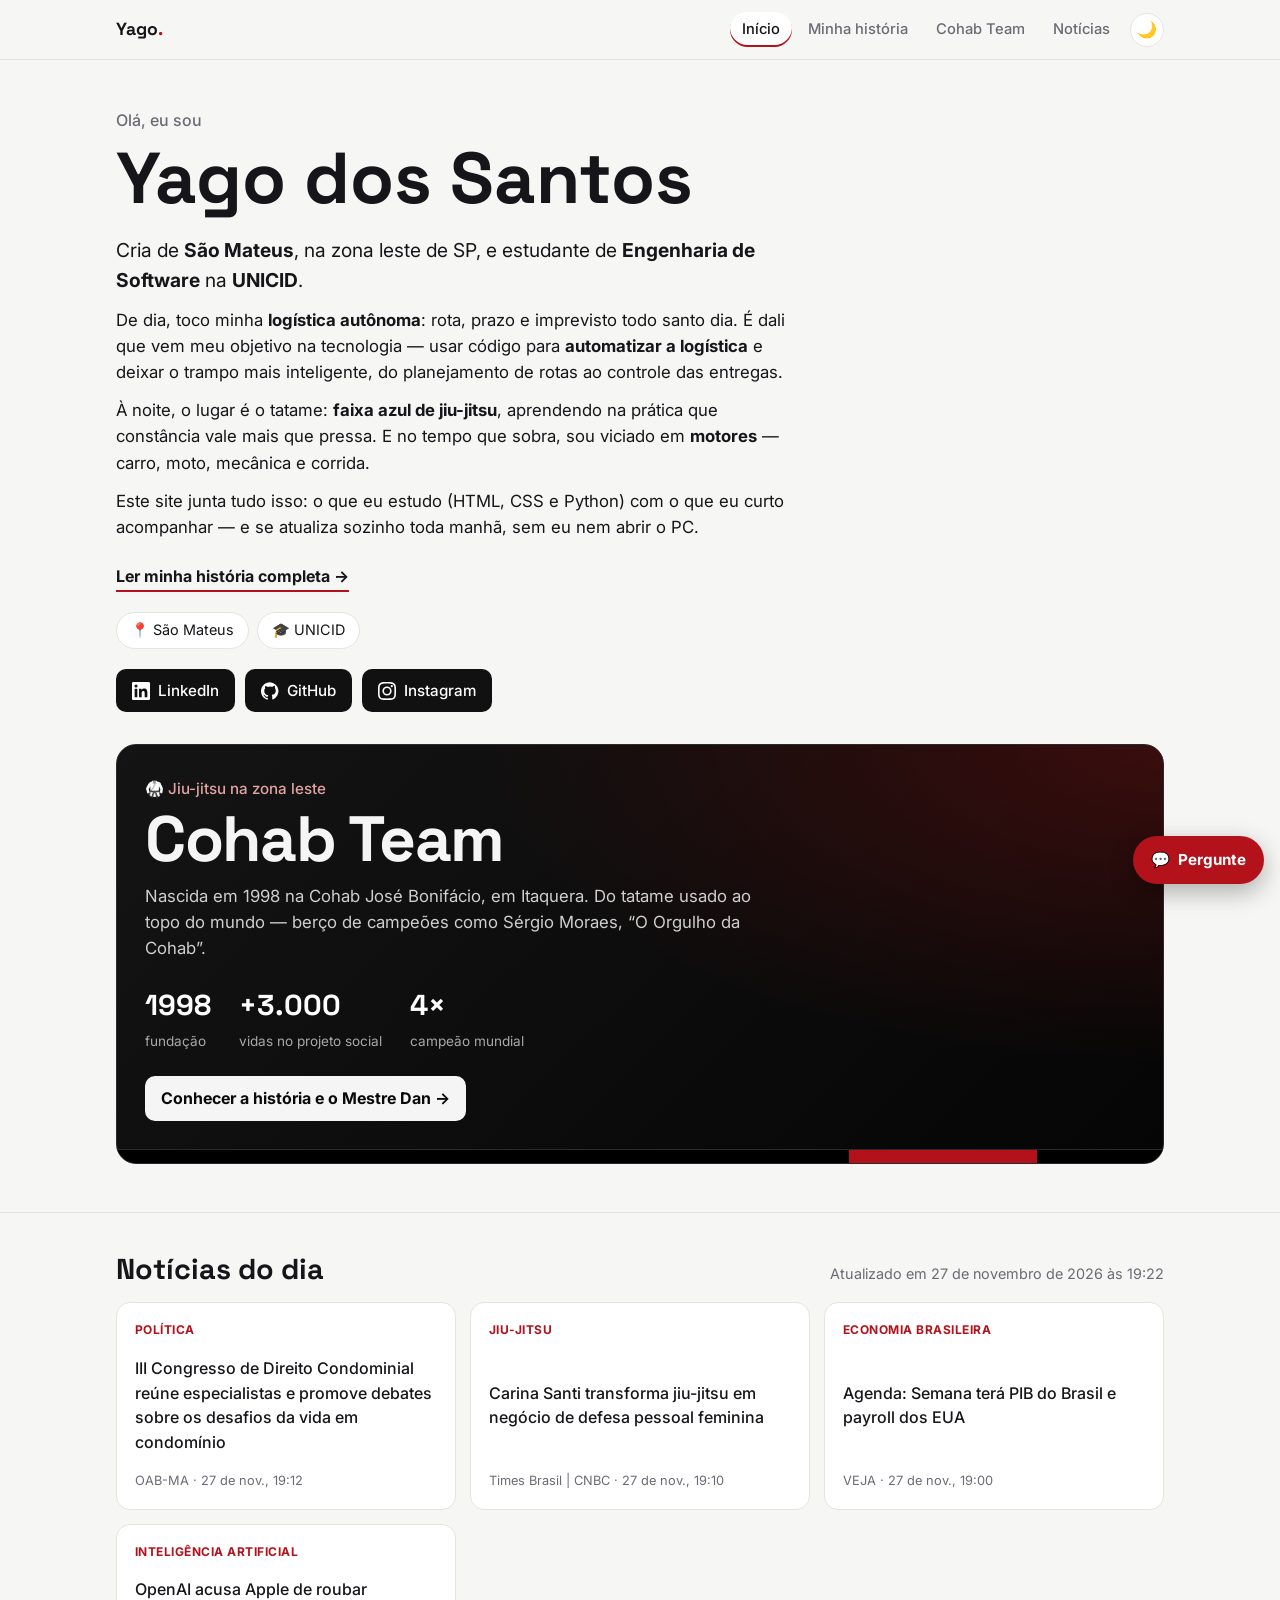
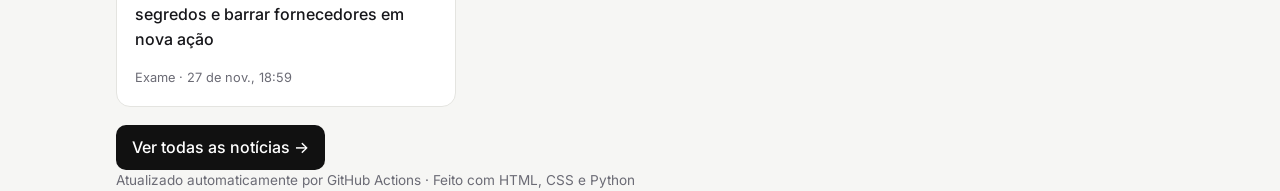
<file: index.html>
<!doctype html>
<html lang="pt-BR">
<head>
  <meta charset="utf-8">
  <meta name="viewport" content="width=device-width, initial-scale=1">
  <title>Yago dos Santos · Portfólio</title>
  <link rel="icon" href="assets/favicon.svg" type="image/svg+xml">
  <meta name="description" content="Portfólio do Yago dos Santos: história, Cohab Team e notícias atualizadas automaticamente.">
  <link rel="preconnect" href="https://fonts.googleapis.com">
  <link rel="preconnect" href="https://fonts.gstatic.com" crossorigin>
  <link href="https://fonts.googleapis.com/css2?family=Inter:wght@400;500;700&family=Space+Grotesk:wght@500;700&display=swap" rel="stylesheet">
  <link rel="stylesheet" href="style.css?v=16">
  <script>try{var t=localStorage.getItem("tema");if(t)document.documentElement.dataset.theme=t}catch(e){}</script>
</head>
<body>
  <nav class="site-nav" aria-label="Navegação do site">
    <div class="container">
      <a class="site-logo" href="./">Yago<span>.</span></a>
      <a href="./" aria-current="page">Início</a>
      <a href="historia.html">Minha história</a>
      <a href="cohab.html">Cohab Team</a>
      <a href="noticias.html">Notícias</a>
    </div>
  </nav>
  <header class="hero">
    <div class="container">
      <p class="eyebrow">Olá, eu sou</p>
      <h1>Yago dos Santos</h1>
      <div class="bio">
        <p>
          Cria de <strong>São Mateus</strong>, na zona leste de SP, e estudante de
          <strong>Engenharia de Software</strong> na <strong>UNICID</strong>.
        </p>
        <p>
          De dia, toco minha <strong>logística autônoma</strong>: rota, prazo e imprevisto
          todo santo dia. É dali que vem meu objetivo na tecnologia — usar código para
          <strong>automatizar a logística</strong> e deixar o trampo mais inteligente,
          do planejamento de rotas ao controle das entregas.
        </p>
        <p>
          À noite, o lugar é o tatame: <strong>faixa azul de jiu-jitsu</strong>, aprendendo
          na prática que constância vale mais que pressa. E no tempo que sobra, sou viciado
          em <strong>motores</strong> — carro, moto, mecânica e corrida.
        </p>
        <p>
          Este site junta tudo isso: o que eu estudo (HTML, CSS e Python) com o que eu curto
          acompanhar — e se atualiza sozinho toda manhã, sem eu nem abrir o PC.
        </p>
      </div>
      <a class="story-link" href="historia.html">Ler minha história completa →</a>
      <ul class="tags">
        <li><a href="https://pt.wikipedia.org/wiki/S%C3%A3o_Mateus_(distrito_de_S%C3%A3o_Paulo)" target="_blank" rel="noopener">📍 São Mateus</a></li>
        <li><a href="https://www.unicid.edu.br/" target="_blank" rel="noopener">🎓 UNICID</a></li>
      </ul>

      <nav class="social" aria-label="Links e redes sociais">
        <a href="https://www.linkedin.com/in/yagodossantosxavier/" target="_blank" rel="noopener">
          <svg viewBox="0 0 24 24" aria-hidden="true"><path d="M20.45 20.45h-3.56v-5.57c0-1.33-.02-3.04-1.85-3.04-1.85 0-2.14 1.45-2.14 2.94v5.67H9.35V9h3.41v1.56h.05c.48-.9 1.64-1.85 3.37-1.85 3.6 0 4.27 2.37 4.27 5.45v6.29zM5.34 7.43a2.06 2.06 0 1 1 0-4.13 2.06 2.06 0 0 1 0 4.13zM7.12 20.45H3.56V9h3.56v11.45zM22.22 0H1.77C.79 0 0 .77 0 1.73v20.54C0 23.23.79 24 1.77 24h20.45c.98 0 1.78-.77 1.78-1.73V1.73C24 .77 23.2 0 22.22 0z"/></svg>
          LinkedIn
        </a>
        <a href="https://github.com/YagoXavier10" target="_blank" rel="noopener">
          <svg viewBox="0 0 24 24" aria-hidden="true"><path d="M12 .3a12 12 0 0 0-3.8 23.38c.6.12.83-.26.83-.57v-2.02c-3.34.73-4.04-1.6-4.04-1.6-.55-1.4-1.34-1.77-1.34-1.77-1.08-.74.09-.73.09-.73 1.2.09 1.83 1.24 1.83 1.24 1.07 1.83 2.8 1.3 3.49 1 .1-.78.42-1.3.76-1.6-2.67-.3-5.47-1.33-5.47-5.93 0-1.31.47-2.38 1.24-3.22-.13-.3-.54-1.52.12-3.18 0 0 1-.32 3.3 1.23a11.5 11.5 0 0 1 6 0C17.3 4.65 18.3 4.97 18.3 4.97c.66 1.66.25 2.88.12 3.18.77.84 1.24 1.91 1.24 3.22 0 4.61-2.81 5.62-5.48 5.92.43.37.81 1.1.81 2.22v3.29c0 .32.22.69.83.57A12 12 0 0 0 12 .3"/></svg>
          GitHub
        </a>
        <a href="https://www.instagram.com/yag0.xs/" target="_blank" rel="noopener">
          <svg viewBox="0 0 24 24" aria-hidden="true"><path d="M12 2.16c3.2 0 3.58.01 4.85.07 3.25.15 4.77 1.69 4.92 4.92.06 1.27.07 1.65.07 4.85s-.01 3.58-.07 4.85c-.15 3.23-1.66 4.77-4.92 4.92-1.27.06-1.65.07-4.85.07s-3.58-.01-4.85-.07c-3.26-.15-4.77-1.7-4.92-4.92-.06-1.27-.07-1.65-.07-4.85s.01-3.58.07-4.85C2.38 3.92 3.9 2.38 7.15 2.23 8.42 2.17 8.8 2.16 12 2.16zM12 0C8.74 0 8.33.01 7.05.07 2.7.27.27 2.69.07 7.05.01 8.33 0 8.74 0 12s.01 3.67.07 4.95c.2 4.36 2.62 6.78 6.98 6.98C8.33 23.99 8.74 24 12 24s3.67-.01 4.95-.07c4.35-.2 6.78-2.62 6.98-6.98.06-1.28.07-1.69.07-4.95s-.01-3.67-.07-4.95c-.2-4.35-2.62-6.78-6.98-6.98C15.67.01 15.26 0 12 0zm0 5.84a6.16 6.16 0 1 0 0 12.32 6.16 6.16 0 0 0 0-12.32zM12 16a4 4 0 1 1 0-8 4 4 0 0 1 0 8zm6.4-11.85a1.44 1.44 0 1 0 0 2.88 1.44 1.44 0 0 0 0-2.88z"/></svg>
          Instagram
        </a>
        <!-- Para adicionar mais redes, copie um bloco <a> acima e troque o link e o nome -->
      </nav>

      <a class="feature" href="cohab.html">
        <div class="feature-body">
          <p class="feature-eyebrow">🥋 Jiu-jitsu na zona leste</p>
          <h2 class="feature-title">Cohab Team</h2>
          <p class="feature-text">
            Nascida em 1998 na Cohab José Bonifácio, em Itaquera. Do tatame usado ao topo
            do mundo — berço de campeões como Sérgio Moraes, “O Orgulho da Cohab”.
          </p>
          <ul class="feature-stats">
            <li><strong>1998</strong><span>fundação</span></li>
            <li><strong>+3.000</strong><span>vidas no projeto social</span></li>
            <li><strong>4×</strong><span>campeão mundial</span></li>
          </ul>
          <span class="feature-cta">Conhecer a história e o Mestre Dan →</span>
        </div>
        <div class="belt" aria-hidden="true"><span></span></div>
      </a>
    </div>
  </header>

  <main class="container">
    <div class="news-head">
      <h2>Notícias do dia</h2>
      <p id="updated" class="muted">Carregando…</p>
    </div>
    <div class="grid teaser-grid" id="news-teaser"></div>
    <a class="button news-more" href="noticias.html">Ver todas as notícias →</a>
  </main>

  <footer class="container muted">
    Atualizado automaticamente por GitHub Actions · Feito com HTML, CSS e Python
  </footer>

  <script src="app.js?v=2"></script>
  <script src="chat.js?v=4" defer></script>
  <script src="fx.js?v=2" defer></script>
</body>
</html>
</file>
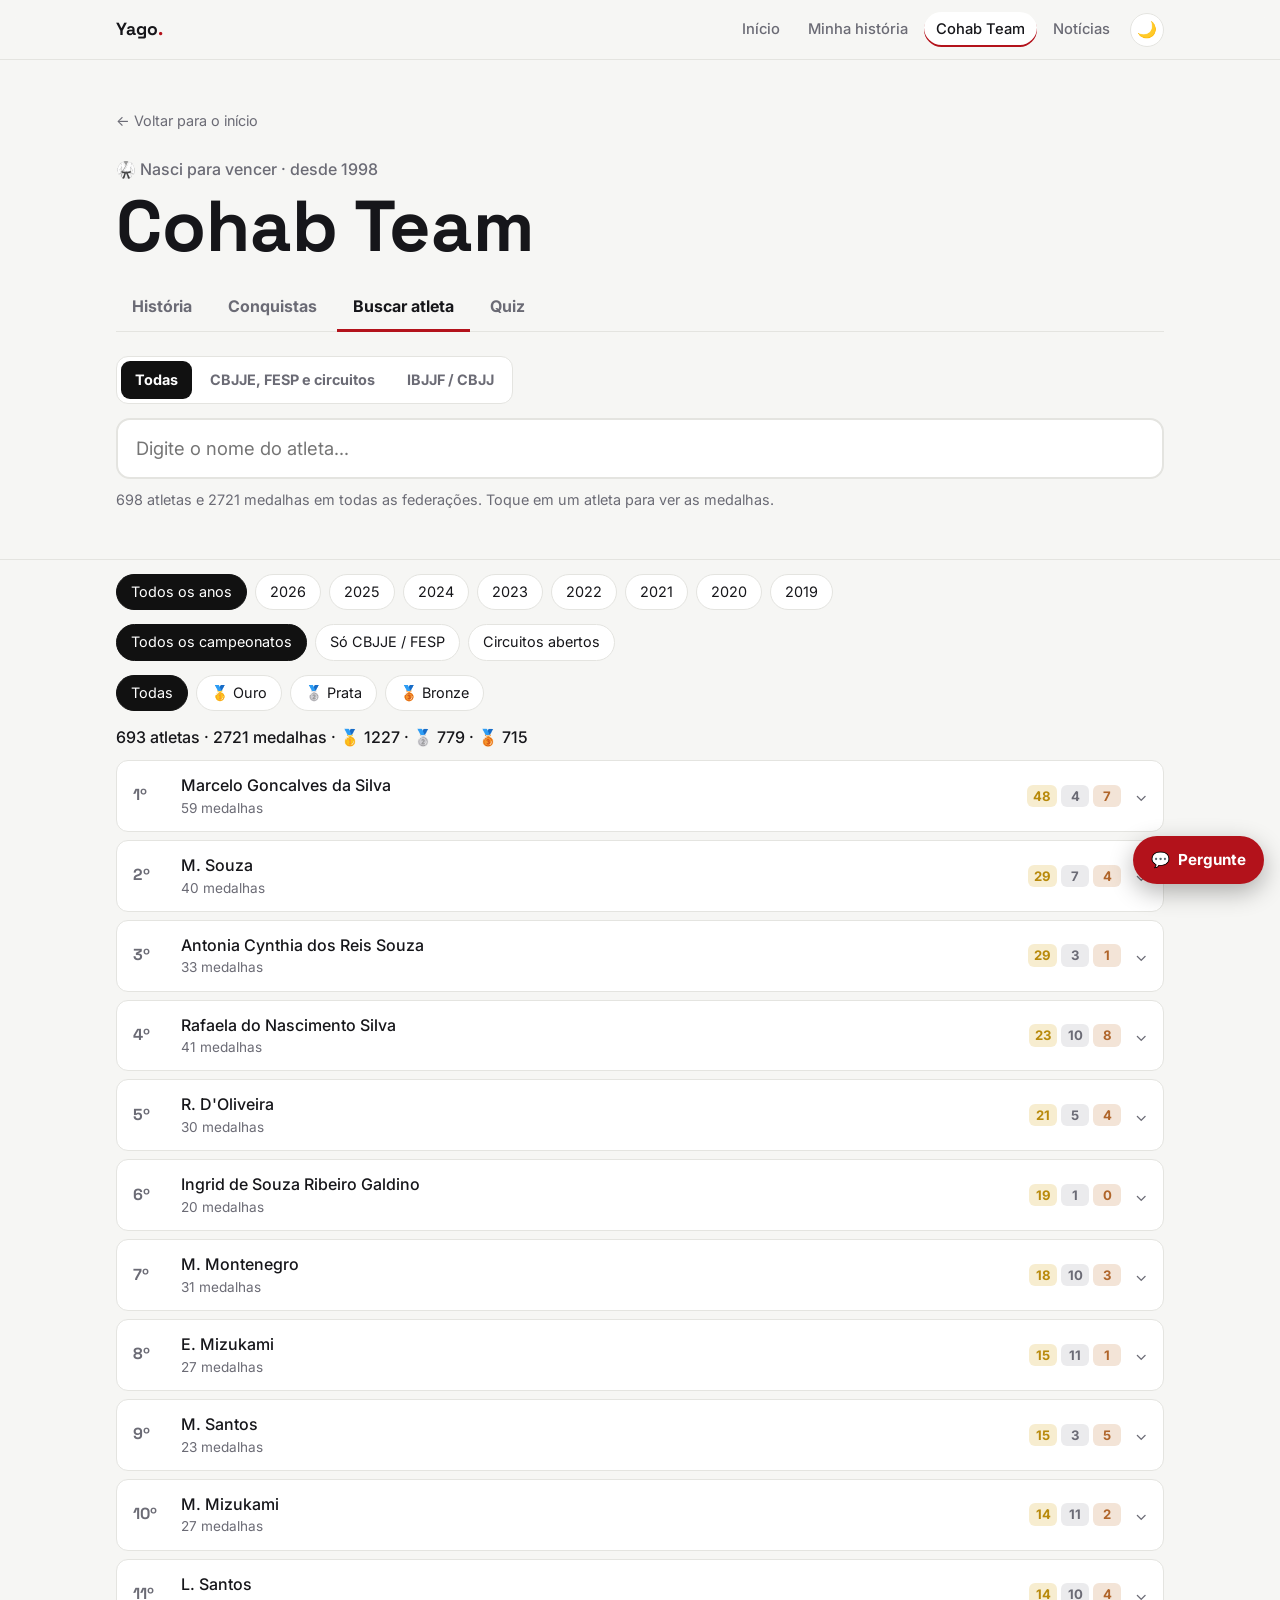
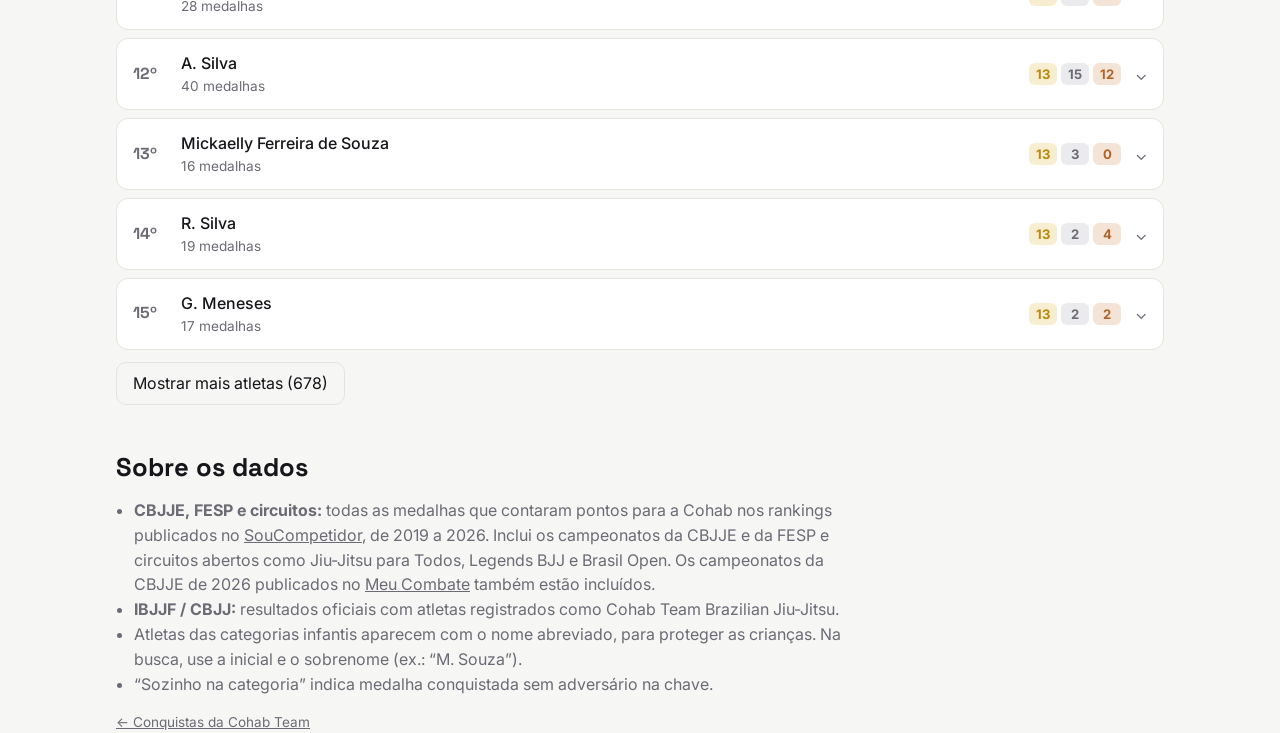
<file: atletas.html>
<!doctype html>
<html lang="pt-BR">
<head>
  <meta charset="utf-8">
  <meta name="viewport" content="width=device-width, initial-scale=1">
  <title>Buscar atleta · Cohab Team</title>
  <link rel="icon" href="assets/favicon.svg" type="image/svg+xml">
  <meta name="description" content="Busque atletas da Cohab Team e veja as medalhas na CBJJE e na IBJJF.">
  <link rel="preconnect" href="https://fonts.googleapis.com">
  <link rel="preconnect" href="https://fonts.gstatic.com" crossorigin>
  <link href="https://fonts.googleapis.com/css2?family=Inter:wght@400;500;700&family=Space+Grotesk:wght@500;700&display=swap" rel="stylesheet">
  <link rel="stylesheet" href="style.css?v=16">
  <script>try{var t=localStorage.getItem("tema");if(t)document.documentElement.dataset.theme=t}catch(e){}</script>
</head>
<body>
  <nav class="site-nav" aria-label="Navegação do site">
    <div class="container">
      <a class="site-logo" href="./">Yago<span>.</span></a>
      <a href="./">Início</a>
      <a href="historia.html">Minha história</a>
      <a href="cohab.html" aria-current="page">Cohab Team</a>
      <a href="noticias.html">Notícias</a>
    </div>
  </nav>
  <header class="hero">
    <div class="container">
      <a class="back" href="./">← Voltar para o início</a>
      <p class="eyebrow">🥋 Nasci para vencer · desde 1998</p>
      <h1>Cohab Team</h1>
      <nav class="page-tabs" aria-label="Seções da Cohab Team">
        <a href="cohab.html">História</a>
        <a href="conquistas.html">Conquistas</a>
        <a href="atletas.html" aria-current="page">Buscar atleta</a>
        <a href="quiz.html">Quiz</a>
      </nav>

      <div class="source-switch" id="source" role="tablist" aria-label="Federação">
        <button role="tab" data-src="all" aria-selected="true">Todas</button>
        <button role="tab" data-src="cbjje" aria-selected="false">CBJJE, FESP e circuitos</button>
        <button role="tab" data-src="ibjjf" aria-selected="false">IBJJF / CBJJ</button>
      </div>

      <label class="big-search">
        <span class="visually-hidden">Nome do atleta</span>
        <input id="q" type="search" placeholder="Digite o nome do atleta…" autocomplete="off">
      </label>
      <p class="muted search-hint" id="hint"></p>
    </div>
  </header>

  <main class="container">
    <div class="chips" id="f-year" role="group" aria-label="Ano"></div>
    <div class="chips" id="f-circuit" role="group" aria-label="Circuito">
      <button data-v="all" aria-pressed="true">Todos os campeonatos</button>
      <button data-v="CBJJE / FESP" aria-pressed="false">Só CBJJE / FESP</button>
      <button data-v="Circuitos abertos" aria-pressed="false">Circuitos abertos</button>
    </div>
    <div class="chips" id="f-place" role="group" aria-label="Medalha">
      <button data-v="all" aria-pressed="true">Todas</button>
      <button data-v="1" aria-pressed="false">🥇 Ouro</button>
      <button data-v="2" aria-pressed="false">🥈 Prata</button>
      <button data-v="3" aria-pressed="false">🥉 Bronze</button>
    </div>

    <p class="explorer-summary" id="summary" aria-live="polite"></p>
    <div class="athletes" id="list"></div>
    <button class="more" id="more" hidden>Mostrar mais atletas</button>

    <section class="block sources">
      <h2>Sobre os dados</h2>
      <ul>
        <li><strong>CBJJE, FESP e circuitos:</strong> todas as medalhas que contaram pontos para a Cohab nos rankings publicados no <a href="https://soucompetidor.com.br/pt-br/ranking/lista-organizadores/" target="_blank" rel="noopener">SouCompetidor</a>, de 2019 a 2026. Inclui os campeonatos da CBJJE e da FESP e circuitos abertos como Jiu-Jitsu para Todos, Legends BJJ e Brasil Open. Os campeonatos da CBJJE de 2026 publicados no <a href="https://www.meucombate.com.br/cbjje/rankings/" target="_blank" rel="noopener">Meu Combate</a> também estão incluídos.</li>
        <li><strong>IBJJF / CBJJ:</strong> resultados oficiais com atletas registrados como Cohab Team Brazilian Jiu-Jitsu.</li>
        <li>Atletas das categorias infantis aparecem com o nome abreviado, para proteger as crianças. Na busca, use a inicial e o sobrenome (ex.: “M. Souza”).</li>
        <li>“Sozinho na categoria” indica medalha conquistada sem adversário na chave.</li>
      </ul>
    </section>
  </main>

  <footer class="container muted">
    <a href="conquistas.html">← Conquistas da Cohab Team</a>
  </footer>

  <script src="atletas.js"></script>
  <script src="chat.js?v=4" defer></script>
  <script src="fx.js?v=2" defer></script>
</body>
</html>
</file>
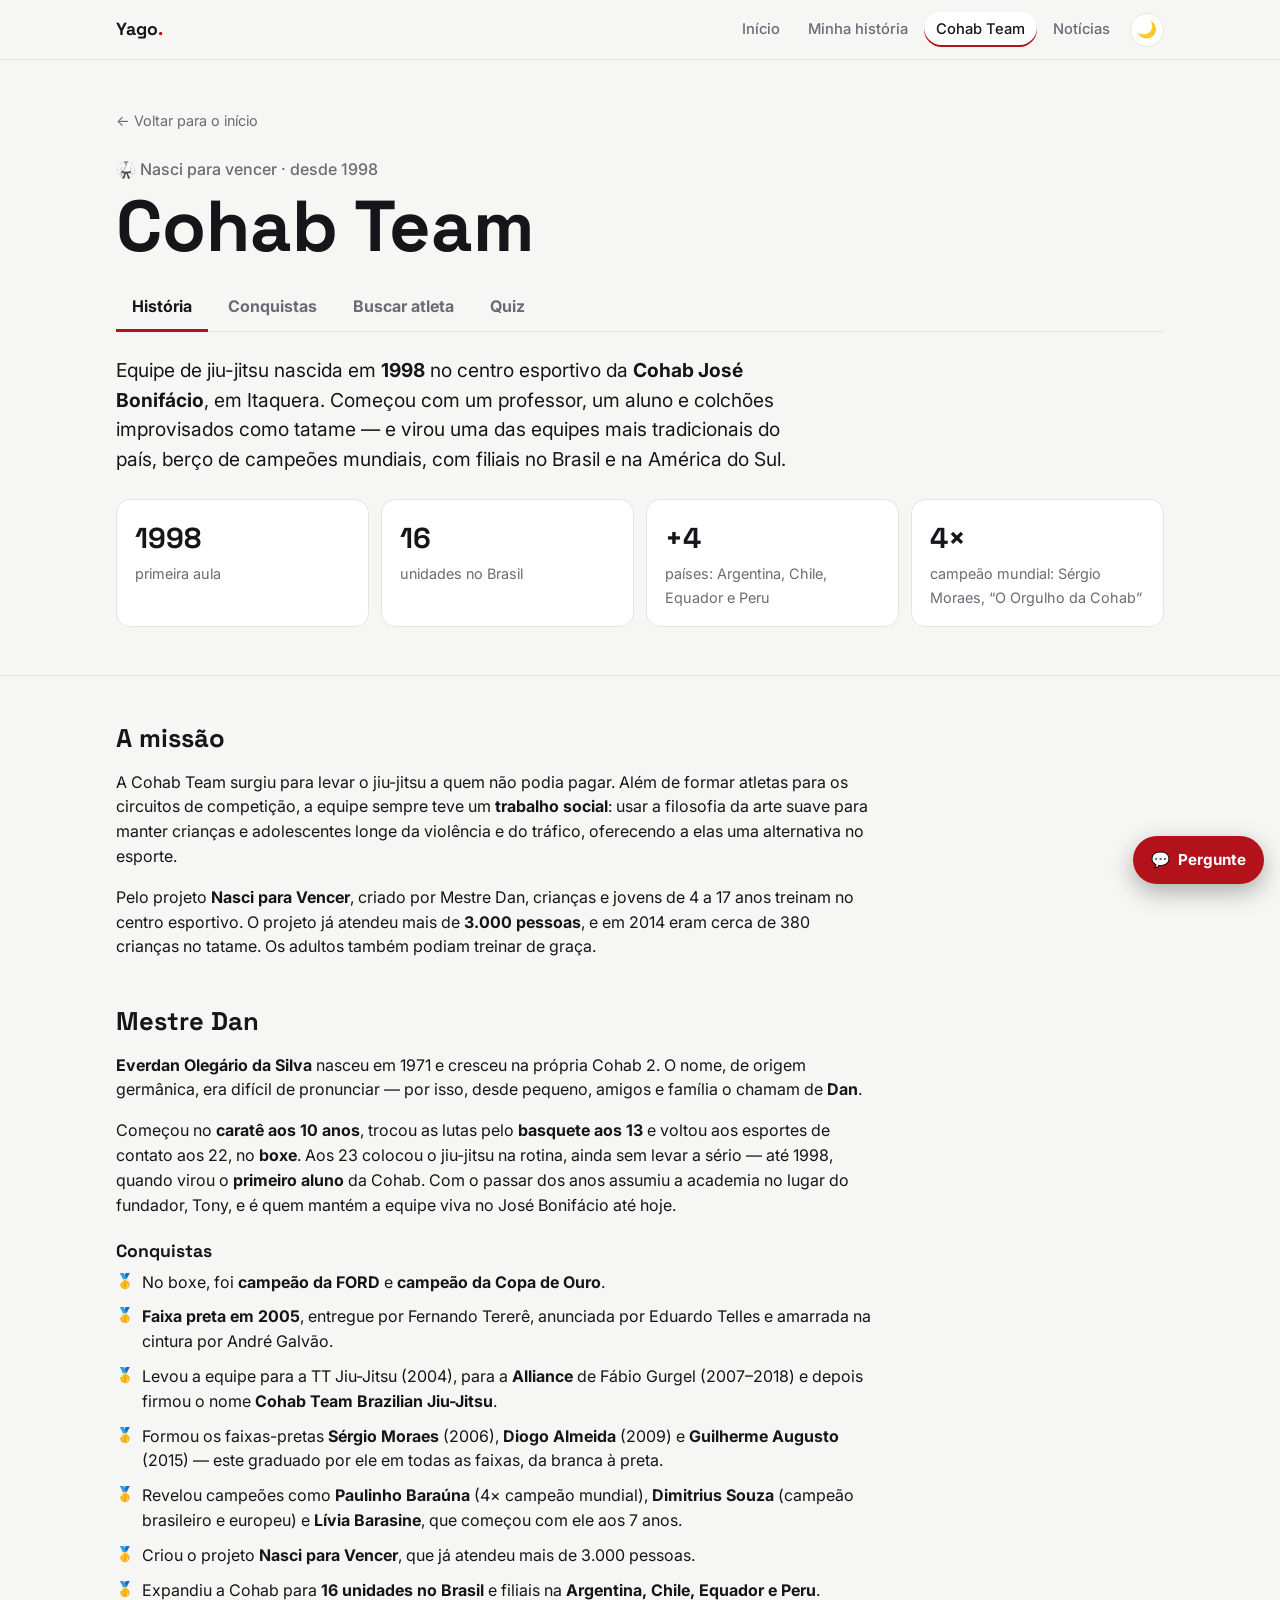
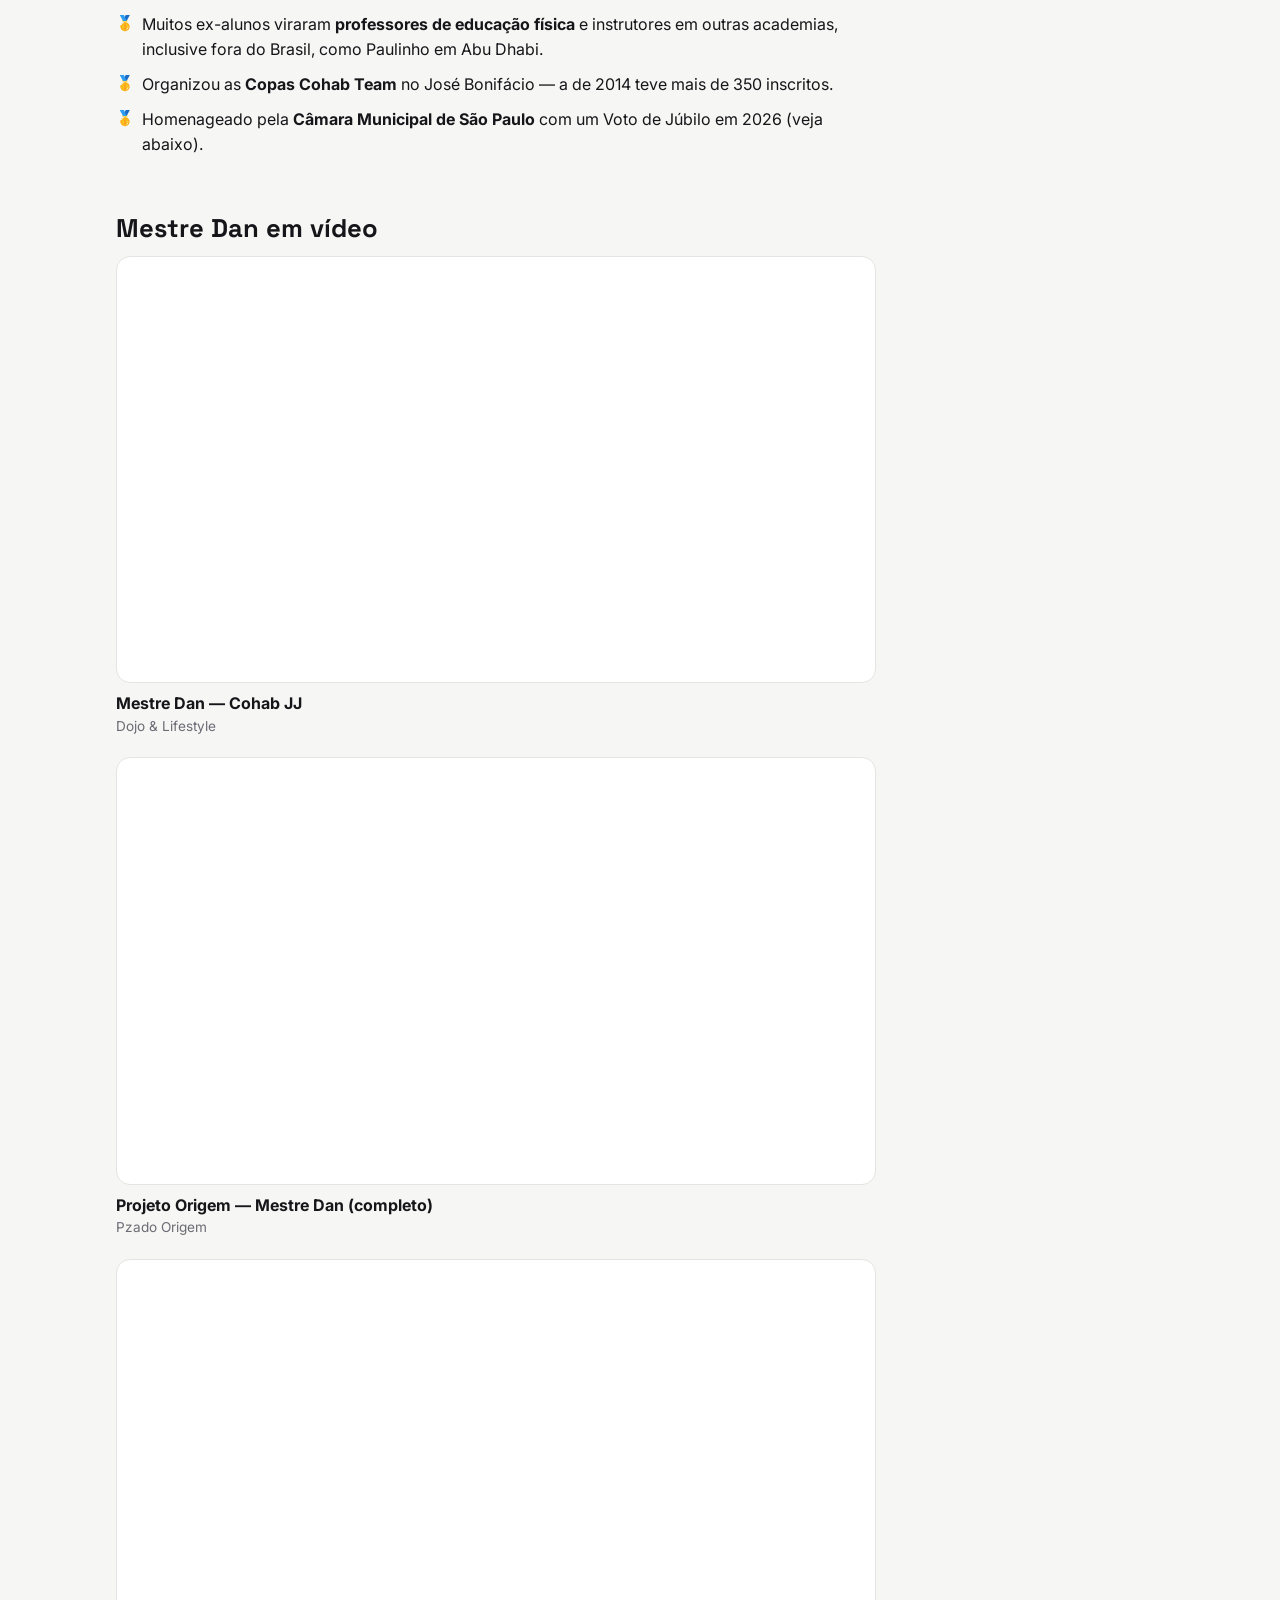
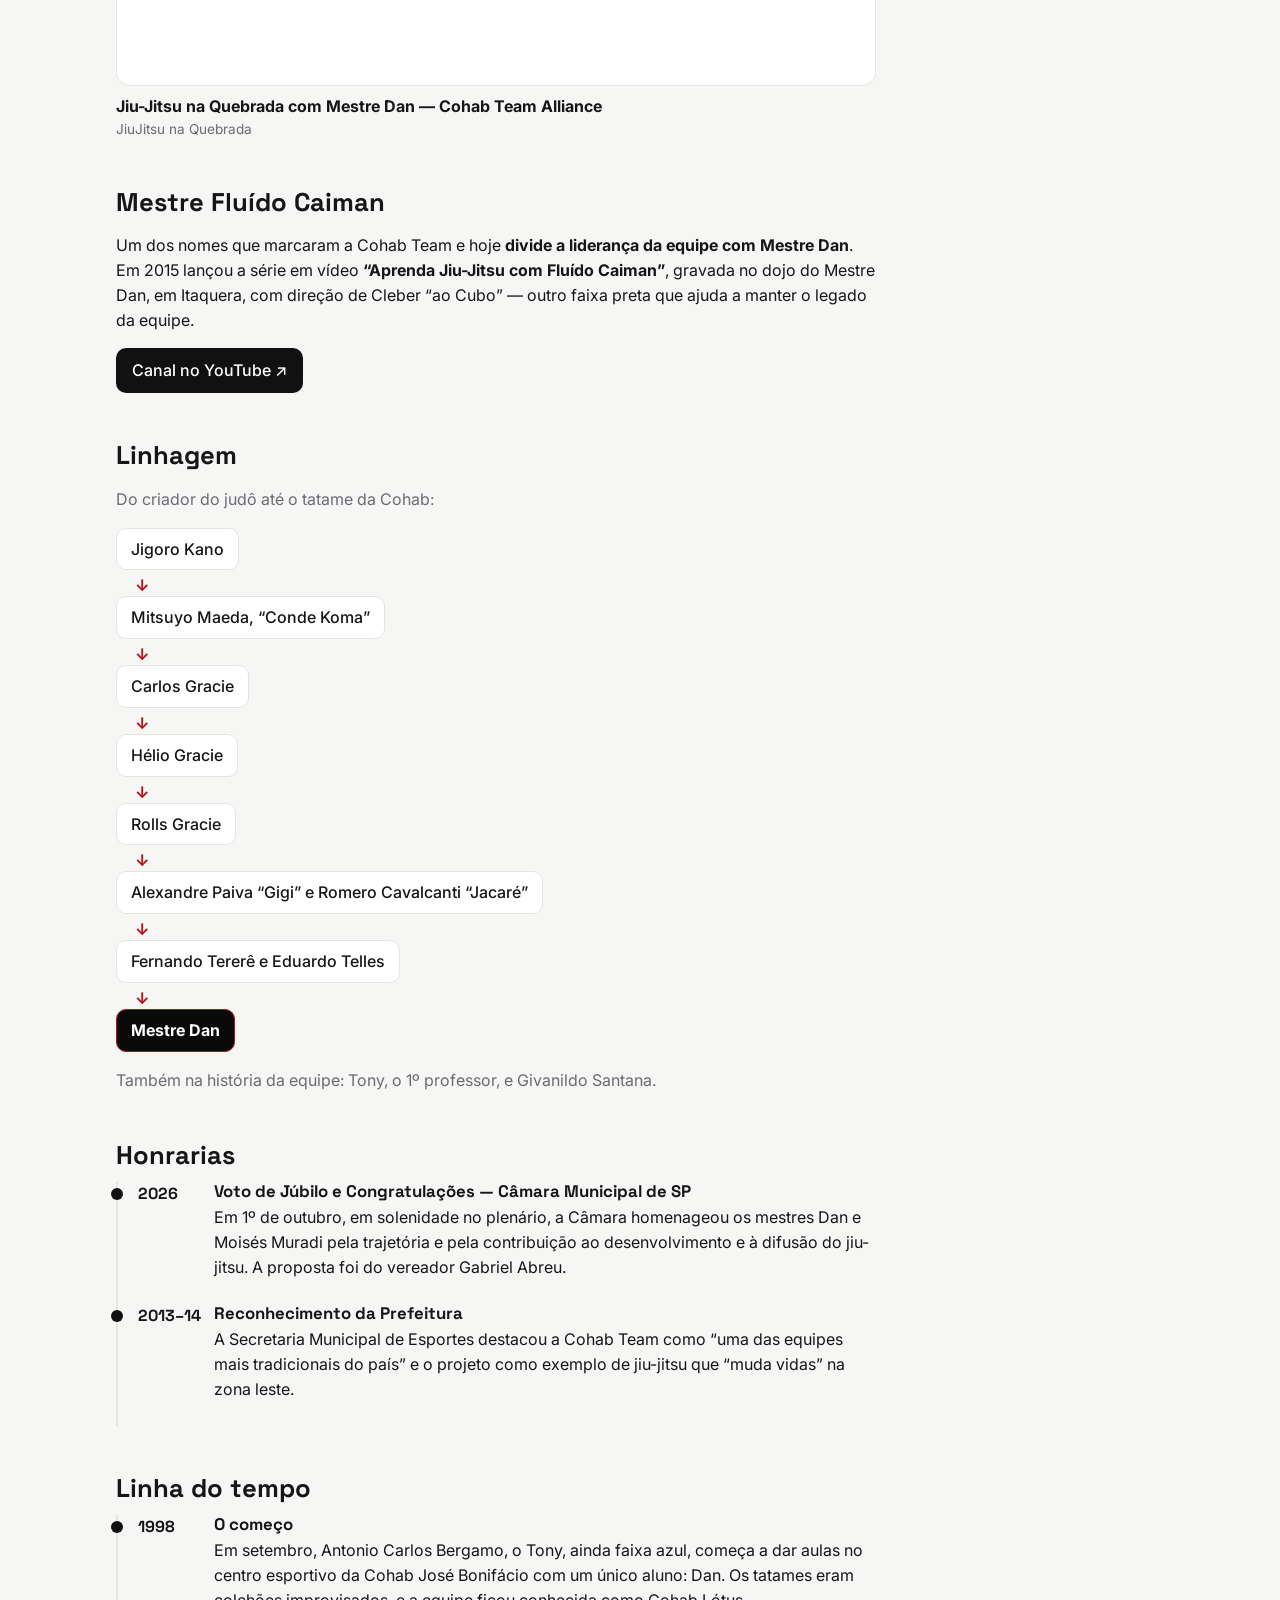
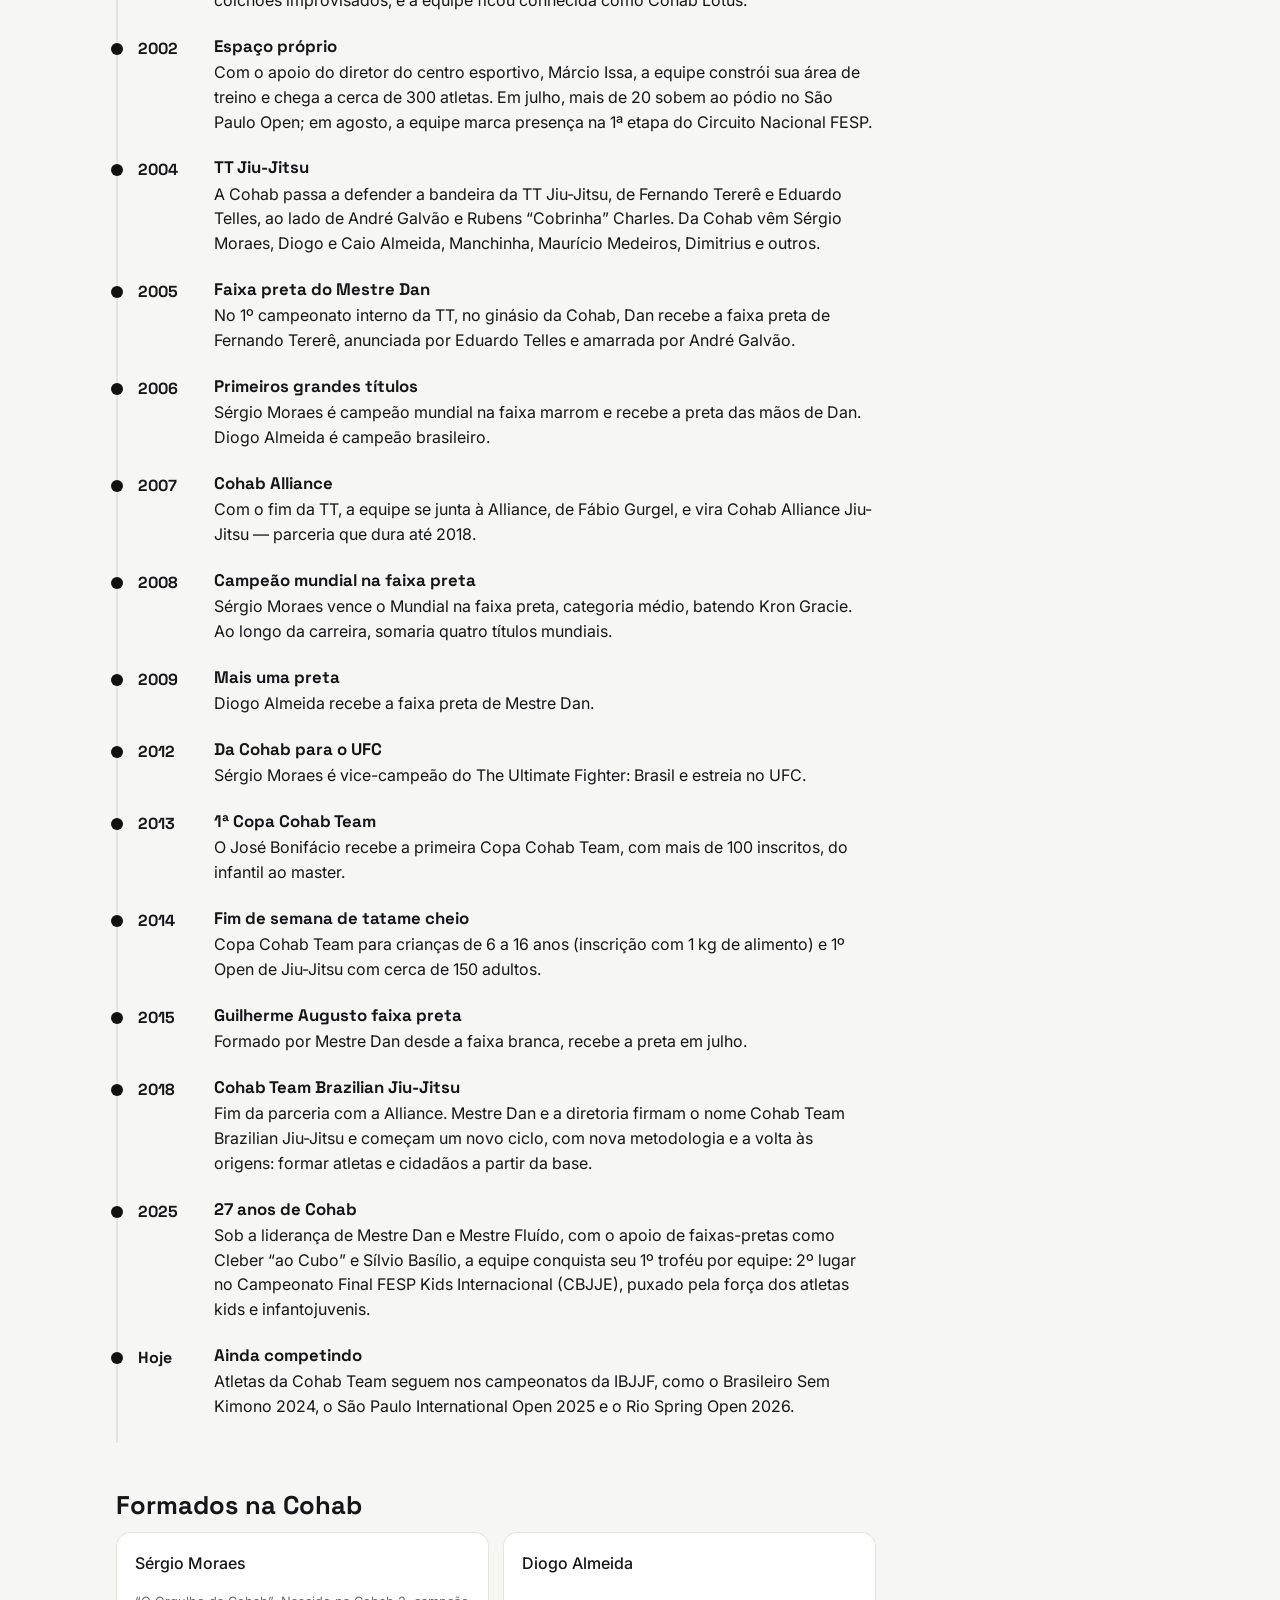
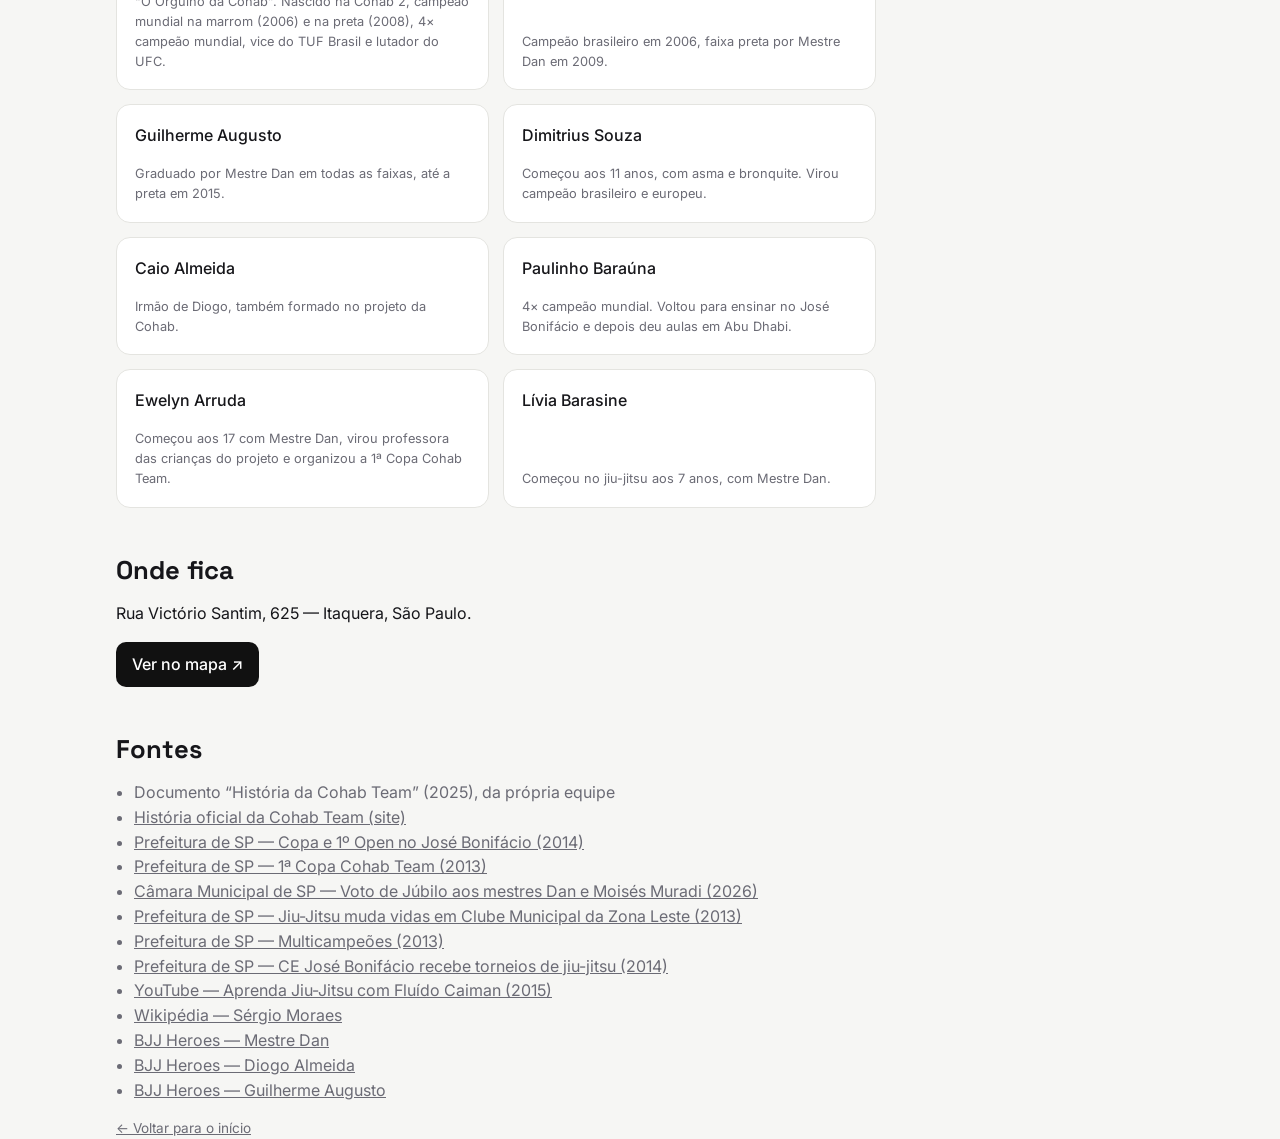
<file: cohab.html>
<!doctype html>
<html lang="pt-BR">
<head>
  <meta charset="utf-8">
  <meta name="viewport" content="width=device-width, initial-scale=1">
  <title>Cohab Team Jiu-Jitsu · Yago dos Santos</title>
  <link rel="icon" href="assets/favicon.svg" type="image/svg+xml">
  <meta name="description" content="A história da Cohab Team, equipe de jiu-jitsu nascida na Cohab José Bonifácio, em Itaquera.">
  <link rel="preconnect" href="https://fonts.googleapis.com">
  <link rel="preconnect" href="https://fonts.gstatic.com" crossorigin>
  <link href="https://fonts.googleapis.com/css2?family=Inter:wght@400;500;700&family=Space+Grotesk:wght@500;700&display=swap" rel="stylesheet">
  <link rel="stylesheet" href="style.css?v=16">
  <script>try{var t=localStorage.getItem("tema");if(t)document.documentElement.dataset.theme=t}catch(e){}</script>
</head>
<body data-progress>
  <nav class="site-nav" aria-label="Navegação do site">
    <div class="container">
      <a class="site-logo" href="./">Yago<span>.</span></a>
      <a href="./">Início</a>
      <a href="historia.html">Minha história</a>
      <a href="cohab.html" aria-current="page">Cohab Team</a>
      <a href="noticias.html">Notícias</a>
    </div>
  </nav>
  <header class="hero">
    <div class="container">
      <a class="back" href="./">← Voltar para o início</a>
      <p class="eyebrow">🥋 Nasci para vencer · desde 1998</p>
      <h1>Cohab Team</h1>
      <nav class="page-tabs" aria-label="Seções da Cohab Team">
        <a href="cohab.html" aria-current="page">História</a>
        <a href="conquistas.html">Conquistas</a>
        <a href="atletas.html">Buscar atleta</a>
        <a href="quiz.html">Quiz</a>
      </nav>
      <div class="bio">
        <p>
          Equipe de jiu-jitsu nascida em <strong>1998</strong> no centro esportivo da
          <strong>Cohab José Bonifácio</strong>, em Itaquera. Começou com um professor,
          um aluno e colchões improvisados como tatame — e virou uma das equipes mais
          tradicionais do país, berço de campeões mundiais, com filiais no Brasil e na
          América do Sul.
        </p>
      </div>

      <ul class="stats">
        <li><strong>1998</strong><span>primeira aula</span></li>
        <li><strong>16</strong><span>unidades no Brasil</span></li>
        <li><strong>+4</strong><span>países: Argentina, Chile, Equador e Peru</span></li>
        <li><strong>4×</strong><span>campeão mundial: Sérgio Moraes, “O Orgulho da Cohab”</span></li>
      </ul>
    </div>
  </header>

  <main class="container">
    <section class="block">
      <h2>A missão</h2>
      <p>
        A Cohab Team surgiu para levar o jiu-jitsu a quem não podia pagar. Além de formar
        atletas para os circuitos de competição, a equipe sempre teve um <strong>trabalho
        social</strong>: usar a filosofia da arte suave para manter crianças e adolescentes
        longe da violência e do tráfico, oferecendo a elas uma alternativa no esporte.
      </p>
      <p>
        Pelo projeto <strong>Nasci para Vencer</strong>, criado por Mestre Dan, crianças e
        jovens de 4 a 17 anos treinam no centro esportivo. O projeto já atendeu mais de
        <strong>3.000 pessoas</strong>, e em 2014 eram cerca de 380 crianças no tatame. Os
        adultos também podiam treinar de graça.
      </p>
    </section>

    <section class="block">
      <h2>Mestre Dan</h2>
      <p>
        <strong>Everdan Olegário da Silva</strong> nasceu em 1971 e cresceu na própria Cohab 2.
        O nome, de origem germânica, era difícil de pronunciar — por isso, desde pequeno,
        amigos e família o chamam de <strong>Dan</strong>.
      </p>
      <p>
        Começou no <strong>caratê aos 10 anos</strong>, trocou as lutas pelo
        <strong>basquete aos 13</strong> e voltou aos esportes de contato aos 22, no
        <strong>boxe</strong>. Aos 23 colocou o jiu-jitsu na rotina, ainda sem levar a sério
        — até 1998, quando virou o <strong>primeiro aluno</strong> da Cohab. Com o passar
        dos anos assumiu a academia no lugar do fundador, Tony, e é quem mantém a equipe viva
        no José Bonifácio até hoje.
      </p>
      <h3 class="subhead">Conquistas</h3>
      <ul class="checklist">
        <li>No boxe, foi <strong>campeão da FORD</strong> e <strong>campeão da Copa de Ouro</strong>.</li>
        <li><strong>Faixa preta em 2005</strong>, entregue por Fernando Tererê, anunciada por Eduardo Telles e amarrada na cintura por André Galvão.</li>
        <li>Levou a equipe para a TT Jiu-Jitsu (2004), para a <strong>Alliance</strong> de Fábio Gurgel (2007–2018) e depois firmou o nome <strong>Cohab Team Brazilian Jiu-Jitsu</strong>.</li>
        <li>Formou os faixas-pretas <strong>Sérgio Moraes</strong> (2006), <strong>Diogo Almeida</strong> (2009) e <strong>Guilherme Augusto</strong> (2015) — este graduado por ele em todas as faixas, da branca à preta.</li>
        <li>Revelou campeões como <strong>Paulinho Baraúna</strong> (4× campeão mundial), <strong>Dimitrius Souza</strong> (campeão brasileiro e europeu) e <strong>Lívia Barasine</strong>, que começou com ele aos 7 anos.</li>
        <li>Criou o projeto <strong>Nasci para Vencer</strong>, que já atendeu mais de 3.000 pessoas.</li>
        <li>Expandiu a Cohab para <strong>16 unidades no Brasil</strong> e filiais na <strong>Argentina, Chile, Equador e Peru</strong>.</li>
        <li>Muitos ex-alunos viraram <strong>professores de educação física</strong> e instrutores em outras academias, inclusive fora do Brasil, como Paulinho em Abu Dhabi.</li>
        <li>Organizou as <strong>Copas Cohab Team</strong> no José Bonifácio — a de 2014 teve mais de 350 inscritos.</li>
        <li>Homenageado pela <strong>Câmara Municipal de São Paulo</strong> com um Voto de Júbilo em 2026 (veja abaixo).</li>
      </ul>
    </section>

    <section class="block">
      <h2>Mestre Dan em vídeo</h2>
      <div class="videos">
        <figure class="video">
          <div class="video-frame">
            <iframe src="https://www.youtube-nocookie.com/embed/j2BneRYQRmg" title="Mestre Dan — Cohab JJ" loading="lazy"
              allow="accelerometer; clipboard-write; encrypted-media; gyroscope; picture-in-picture; web-share"
              referrerpolicy="strict-origin-when-cross-origin" allowfullscreen></iframe>
          </div>
          <figcaption><strong>Mestre Dan — Cohab JJ</strong><span>Dojo &amp; Lifestyle</span></figcaption>
        </figure>
        <figure class="video">
          <div class="video-frame">
            <iframe src="https://www.youtube-nocookie.com/embed/uGnfF-Rmkj0" title="Projeto Origem — Mestre Dan (completo)" loading="lazy"
              allow="accelerometer; clipboard-write; encrypted-media; gyroscope; picture-in-picture; web-share"
              referrerpolicy="strict-origin-when-cross-origin" allowfullscreen></iframe>
          </div>
          <figcaption><strong>Projeto Origem — Mestre Dan (completo)</strong><span>Pzado Origem</span></figcaption>
        </figure>
        <figure class="video">
          <div class="video-frame">
            <iframe src="https://www.youtube-nocookie.com/embed/4pwaCi9ZflU" title="Jiu-Jitsu na Quebrada com Mestre Dan — Cohab Team Alliance" loading="lazy"
              allow="accelerometer; clipboard-write; encrypted-media; gyroscope; picture-in-picture; web-share"
              referrerpolicy="strict-origin-when-cross-origin" allowfullscreen></iframe>
          </div>
          <figcaption><strong>Jiu-Jitsu na Quebrada com Mestre Dan — Cohab Team Alliance</strong><span>JiuJitsu na Quebrada</span></figcaption>
        </figure>
      </div>
    </section>

    <section class="block">
      <h2>Mestre Fluído Caiman</h2>
      <p>
        Um dos nomes que marcaram a Cohab Team e hoje <strong>divide a liderança da equipe
        com Mestre Dan</strong>. Em 2015 lançou a série em vídeo
        <strong>“Aprenda Jiu-Jitsu com Fluído Caiman”</strong>, gravada no dojo do Mestre Dan,
        em Itaquera, com direção de Cleber “ao Cubo” — outro faixa preta que ajuda a manter
        o legado da equipe.
      </p>
      <p>
        <a class="button" href="https://www.youtube.com/@fluidocaiman" target="_blank" rel="noopener">Canal no YouTube ↗</a>
      </p>
    </section>

    <section class="block">
      <h2>Linhagem</h2>
      <p class="muted">Do criador do judô até o tatame da Cohab:</p>
      <ol class="lineage">
        <li>Jigoro Kano</li>
        <li>Mitsuyo Maeda, “Conde Koma”</li>
        <li>Carlos Gracie</li>
        <li>Hélio Gracie</li>
        <li>Rolls Gracie</li>
        <li>Alexandre Paiva “Gigi” e Romero Cavalcanti “Jacaré”</li>
        <li>Fernando Tererê e Eduardo Telles</li>
        <li class="lineage-dan">Mestre Dan</li>
      </ol>
      <p class="muted">Também na história da equipe: Tony, o 1º professor, e Givanildo Santana.</p>
    </section>

    <section class="block">
      <h2>Honrarias</h2>
      <ol class="timeline">
        <li>
          <time>2026</time>
          <div>
            <h3>Voto de Júbilo e Congratulações — Câmara Municipal de SP</h3>
            <p>Em 1º de outubro, em solenidade no plenário, a Câmara homenageou os mestres
            Dan e Moisés Muradi pela trajetória e pela contribuição ao desenvolvimento e à
            difusão do jiu-jitsu. A proposta foi do vereador Gabriel Abreu.</p>
          </div>
        </li>
        <li>
          <time>2013–14</time>
          <div>
            <h3>Reconhecimento da Prefeitura</h3>
            <p>A Secretaria Municipal de Esportes destacou a Cohab Team como “uma das equipes
            mais tradicionais do país” e o projeto como exemplo de jiu-jitsu que
            “muda vidas” na zona leste.</p>
          </div>
        </li>
      </ol>
    </section>

    <section class="block">
      <h2>Linha do tempo</h2>
      <ol class="timeline">
        <li>
          <time>1998</time>
          <div>
            <h3>O começo</h3>
            <p>Em setembro, Antonio Carlos Bergamo, o Tony, ainda faixa azul, começa a dar
            aulas no centro esportivo da Cohab José Bonifácio com um único aluno: Dan. Os
            tatames eram colchões improvisados, e a equipe ficou conhecida como Cohab Lótus.</p>
          </div>
        </li>
        <li>
          <time>2002</time>
          <div>
            <h3>Espaço próprio</h3>
            <p>Com o apoio do diretor do centro esportivo, Márcio Issa, a equipe constrói sua
            área de treino e chega a cerca de 300 atletas. Em julho, mais de 20 sobem ao
            pódio no São Paulo Open; em agosto, a equipe marca presença na 1ª etapa do
            Circuito Nacional FESP.</p>
          </div>
        </li>
        <li>
          <time>2004</time>
          <div>
            <h3>TT Jiu-Jitsu</h3>
            <p>A Cohab passa a defender a bandeira da TT Jiu-Jitsu, de Fernando Tererê e
            Eduardo Telles, ao lado de André Galvão e Rubens “Cobrinha” Charles. Da Cohab
            vêm Sérgio Moraes, Diogo e Caio Almeida, Manchinha, Maurício Medeiros, Dimitrius
            e outros.</p>
          </div>
        </li>
        <li>
          <time>2005</time>
          <div>
            <h3>Faixa preta do Mestre Dan</h3>
            <p>No 1º campeonato interno da TT, no ginásio da Cohab, Dan recebe a faixa preta
            de Fernando Tererê, anunciada por Eduardo Telles e amarrada por André Galvão.</p>
          </div>
        </li>
        <li>
          <time>2006</time>
          <div>
            <h3>Primeiros grandes títulos</h3>
            <p>Sérgio Moraes é campeão mundial na faixa marrom e recebe a preta das mãos de
            Dan. Diogo Almeida é campeão brasileiro.</p>
          </div>
        </li>
        <li>
          <time>2007</time>
          <div>
            <h3>Cohab Alliance</h3>
            <p>Com o fim da TT, a equipe se junta à Alliance, de Fábio Gurgel, e vira Cohab
            Alliance Jiu-Jitsu — parceria que dura até 2018.</p>
          </div>
        </li>
        <li>
          <time>2008</time>
          <div>
            <h3>Campeão mundial na faixa preta</h3>
            <p>Sérgio Moraes vence o Mundial na faixa preta, categoria médio, batendo Kron
            Gracie. Ao longo da carreira, somaria quatro títulos mundiais.</p>
          </div>
        </li>
        <li>
          <time>2009</time>
          <div>
            <h3>Mais uma preta</h3>
            <p>Diogo Almeida recebe a faixa preta de Mestre Dan.</p>
          </div>
        </li>
        <li>
          <time>2012</time>
          <div>
            <h3>Da Cohab para o UFC</h3>
            <p>Sérgio Moraes é vice-campeão do The Ultimate Fighter: Brasil e estreia no UFC.</p>
          </div>
        </li>
        <li>
          <time>2013</time>
          <div>
            <h3>1ª Copa Cohab Team</h3>
            <p>O José Bonifácio recebe a primeira Copa Cohab Team, com mais de 100 inscritos,
            do infantil ao master.</p>
          </div>
        </li>
        <li>
          <time>2014</time>
          <div>
            <h3>Fim de semana de tatame cheio</h3>
            <p>Copa Cohab Team para crianças de 6 a 16 anos (inscrição com 1 kg de alimento)
            e 1º Open de Jiu-Jitsu com cerca de 150 adultos.</p>
          </div>
        </li>
        <li>
          <time>2015</time>
          <div>
            <h3>Guilherme Augusto faixa preta</h3>
            <p>Formado por Mestre Dan desde a faixa branca, recebe a preta em julho.</p>
          </div>
        </li>
        <li>
          <time>2018</time>
          <div>
            <h3>Cohab Team Brazilian Jiu-Jitsu</h3>
            <p>Fim da parceria com a Alliance. Mestre Dan e a diretoria firmam o nome Cohab
            Team Brazilian Jiu-Jitsu e começam um novo ciclo, com nova metodologia e a volta
            às origens: formar atletas e cidadãos a partir da base.</p>
          </div>
        </li>
        <li>
          <time>2025</time>
          <div>
            <h3>27 anos de Cohab</h3>
            <p>Sob a liderança de Mestre Dan e Mestre Fluído, com o apoio de faixas-pretas como
            Cleber “ao Cubo” e Sílvio Basílio, a equipe conquista seu 1º troféu por equipe:
            2º lugar no Campeonato Final FESP Kids Internacional (CBJJE), puxado pela força
            dos atletas kids e infantojuvenis.</p>
          </div>
        </li>
        <li>
          <time>Hoje</time>
          <div>
            <h3>Ainda competindo</h3>
            <p>Atletas da Cohab Team seguem nos campeonatos da IBJJF, como o Brasileiro Sem
            Kimono 2024, o São Paulo International Open 2025 e o Rio Spring Open 2026.</p>
          </div>
        </li>
      </ol>
    </section>

    <section class="block">
      <h2>Formados na Cohab</h2>
      <div class="grid">
        <div class="card">
          <h4>Sérgio Moraes</h4>
          <span class="meta">“O Orgulho da Cohab”. Nascido na Cohab 2, campeão mundial na marrom (2006) e na preta (2008), 4× campeão mundial, vice do TUF Brasil e lutador do UFC.</span>
        </div>
        <div class="card">
          <h4>Diogo Almeida</h4>
          <span class="meta">Campeão brasileiro em 2006, faixa preta por Mestre Dan em 2009.</span>
        </div>
        <div class="card">
          <h4>Guilherme Augusto</h4>
          <span class="meta">Graduado por Mestre Dan em todas as faixas, até a preta em 2015.</span>
        </div>
        <div class="card">
          <h4>Dimitrius Souza</h4>
          <span class="meta">Começou aos 11 anos, com asma e bronquite. Virou campeão brasileiro e europeu.</span>
        </div>
        <div class="card">
          <h4>Caio Almeida</h4>
          <span class="meta">Irmão de Diogo, também formado no projeto da Cohab.</span>
        </div>
        <div class="card">
          <h4>Paulinho Baraúna</h4>
          <span class="meta">4× campeão mundial. Voltou para ensinar no José Bonifácio e depois deu aulas em Abu Dhabi.</span>
        </div>
        <div class="card">
          <h4>Ewelyn Arruda</h4>
          <span class="meta">Começou aos 17 com Mestre Dan, virou professora das crianças do projeto e organizou a 1ª Copa Cohab Team.</span>
        </div>
        <div class="card">
          <h4>Lívia Barasine</h4>
          <span class="meta">Começou no jiu-jitsu aos 7 anos, com Mestre Dan.</span>
        </div>
      </div>
    </section>

    <section class="block">
      <h2>Onde fica</h2>
      <p>
        Rua Victório Santim, 625 — Itaquera, São Paulo.
      </p>
      <p>
        <a class="button" href="https://www.google.com/maps/search/?api=1&query=Rua+Vict%C3%B3rio+Santim+625+Itaquera+S%C3%A3o+Paulo" target="_blank" rel="noopener">Ver no mapa ↗</a>
      </p>
    </section>

    <section class="block sources">
      <h2>Fontes</h2>
      <ul>
        <li>Documento “História da Cohab Team” (2025), da própria equipe</li>
        <li><a href="https://cohabteam.wixsite.com/jiujitsu/historia" target="_blank" rel="noopener">História oficial da Cohab Team (site)</a></li>
        <li><a href="https://prefeitura.sp.gov.br/web/esportes/w/noticias/187440" target="_blank" rel="noopener">Prefeitura de SP — Copa e 1º Open no José Bonifácio (2014)</a></li>
        <li><a href="https://prefeitura.sp.gov.br/web/esportes/w/noticias/154591" target="_blank" rel="noopener">Prefeitura de SP — 1ª Copa Cohab Team (2013)</a></li>
        <li><a href="https://www.saopaulo.sp.leg.br/blog/solenidade-homenageia-mestres-do-jiu-jitsu-com-a-entrega-do-voto-de-jubilo/" target="_blank" rel="noopener">Câmara Municipal de SP — Voto de Júbilo aos mestres Dan e Moisés Muradi (2026)</a></li>
        <li><a href="https://prefeitura.sp.gov.br/web/esportes/w/noticias/155611" target="_blank" rel="noopener">Prefeitura de SP — Jiu-Jitsu muda vidas em Clube Municipal da Zona Leste (2013)</a></li>
        <li><a href="https://prefeitura.sp.gov.br/web/esportes/w/noticias/155613" target="_blank" rel="noopener">Prefeitura de SP — Multicampeões (2013)</a></li>
        <li><a href="https://prefeitura.sp.gov.br/web/esportes/w/noticias/186832" target="_blank" rel="noopener">Prefeitura de SP — CE José Bonifácio recebe torneios de jiu-jitsu (2014)</a></li>
        <li><a href="https://www.youtube.com/watch?v=EW-CaoBHsOc" target="_blank" rel="noopener">YouTube — Aprenda Jiu-Jitsu com Fluído Caiman (2015)</a></li>
        <li><a href="https://pt.wikipedia.org/wiki/S%C3%A9rgio_Moraes_(lutador)" target="_blank" rel="noopener">Wikipédia — Sérgio Moraes</a></li>
        <li><a href="https://www.bjjheroes.com/bjj-fighters/everdan-mestre-dan-olegario" target="_blank" rel="noopener">BJJ Heroes — Mestre Dan</a></li>
        <li><a href="https://www.bjjheroes.com/bjj-fighters/diogo-almeida" target="_blank" rel="noopener">BJJ Heroes — Diogo Almeida</a></li>
        <li><a href="https://www.bjjheroes.com/bjj-fighters/guilherme-augusto" target="_blank" rel="noopener">BJJ Heroes — Guilherme Augusto</a></li>
      </ul>
    </section>
  </main>

  <footer class="container muted">
    <a href="./">← Voltar para o início</a>
  </footer>
  <script src="chat.js?v=4" defer></script>
  <script src="fx.js?v=2" defer></script>
</body>
</html>
</file>
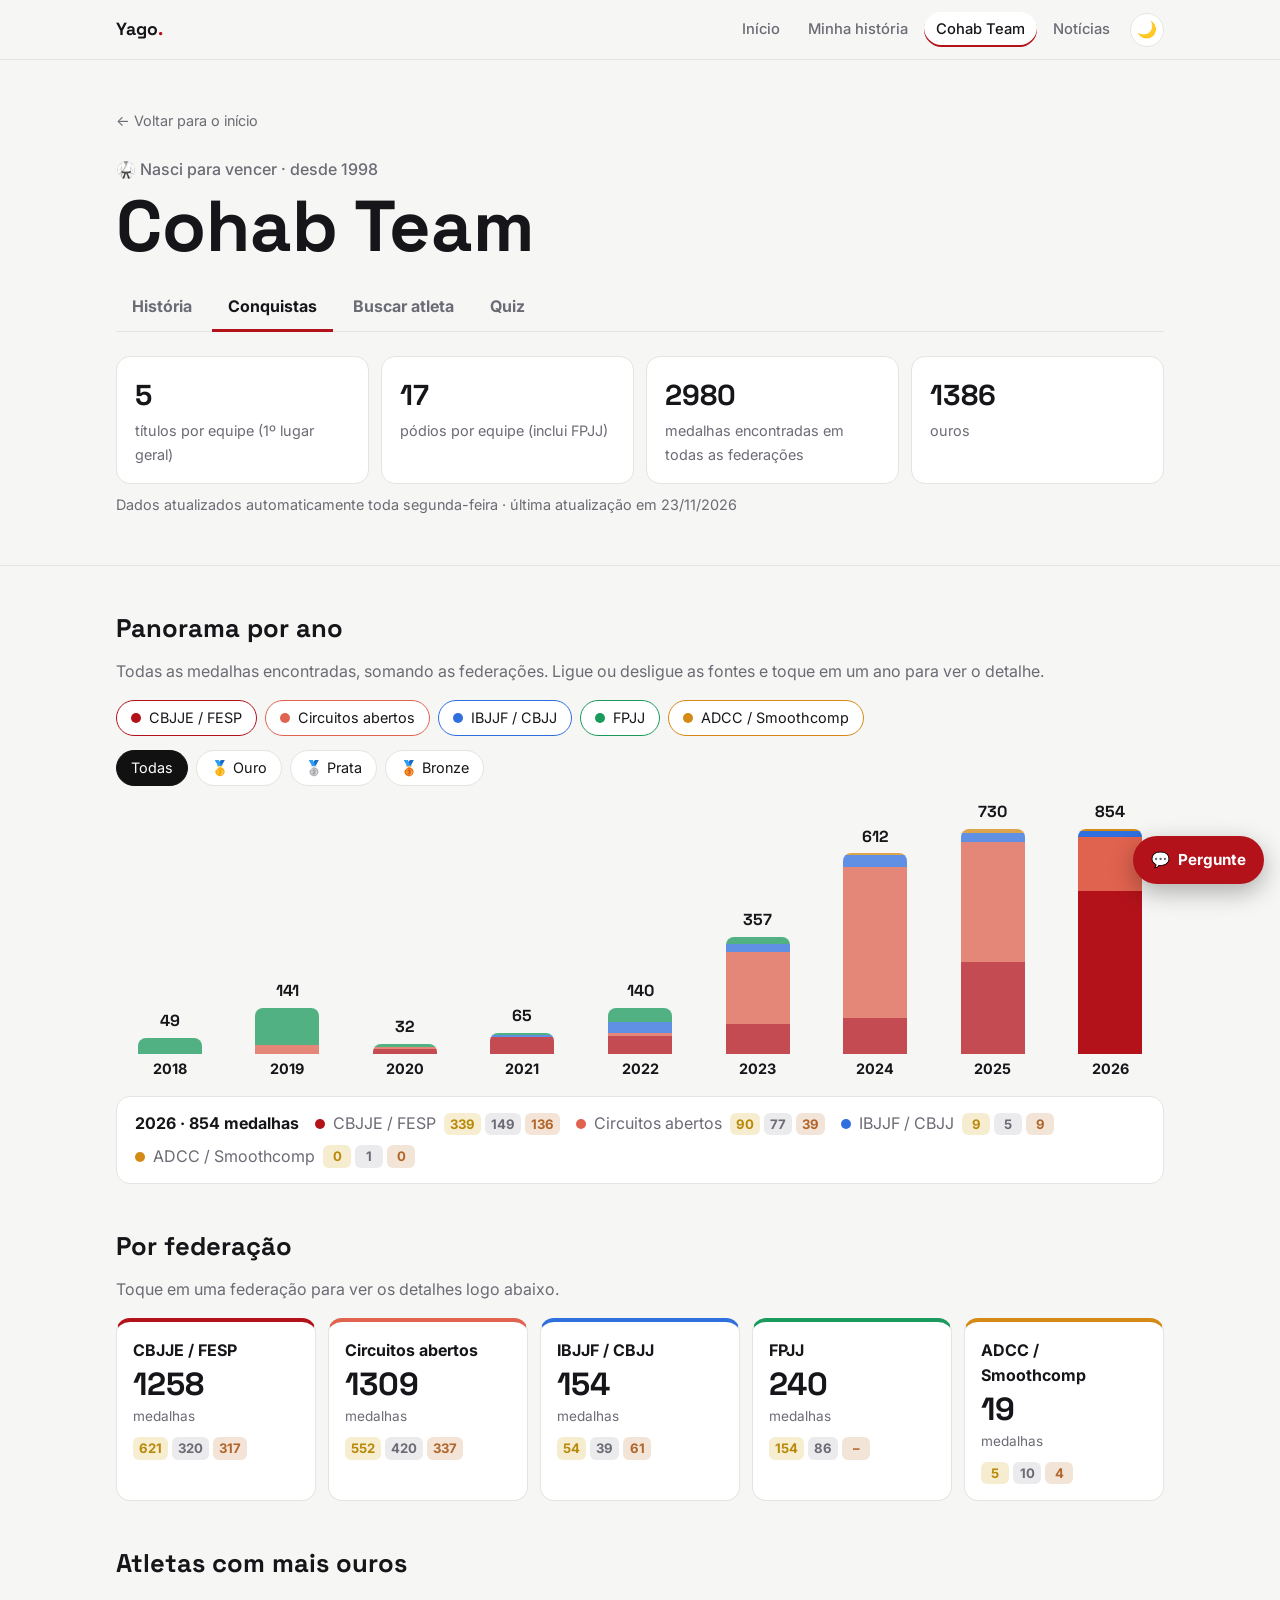
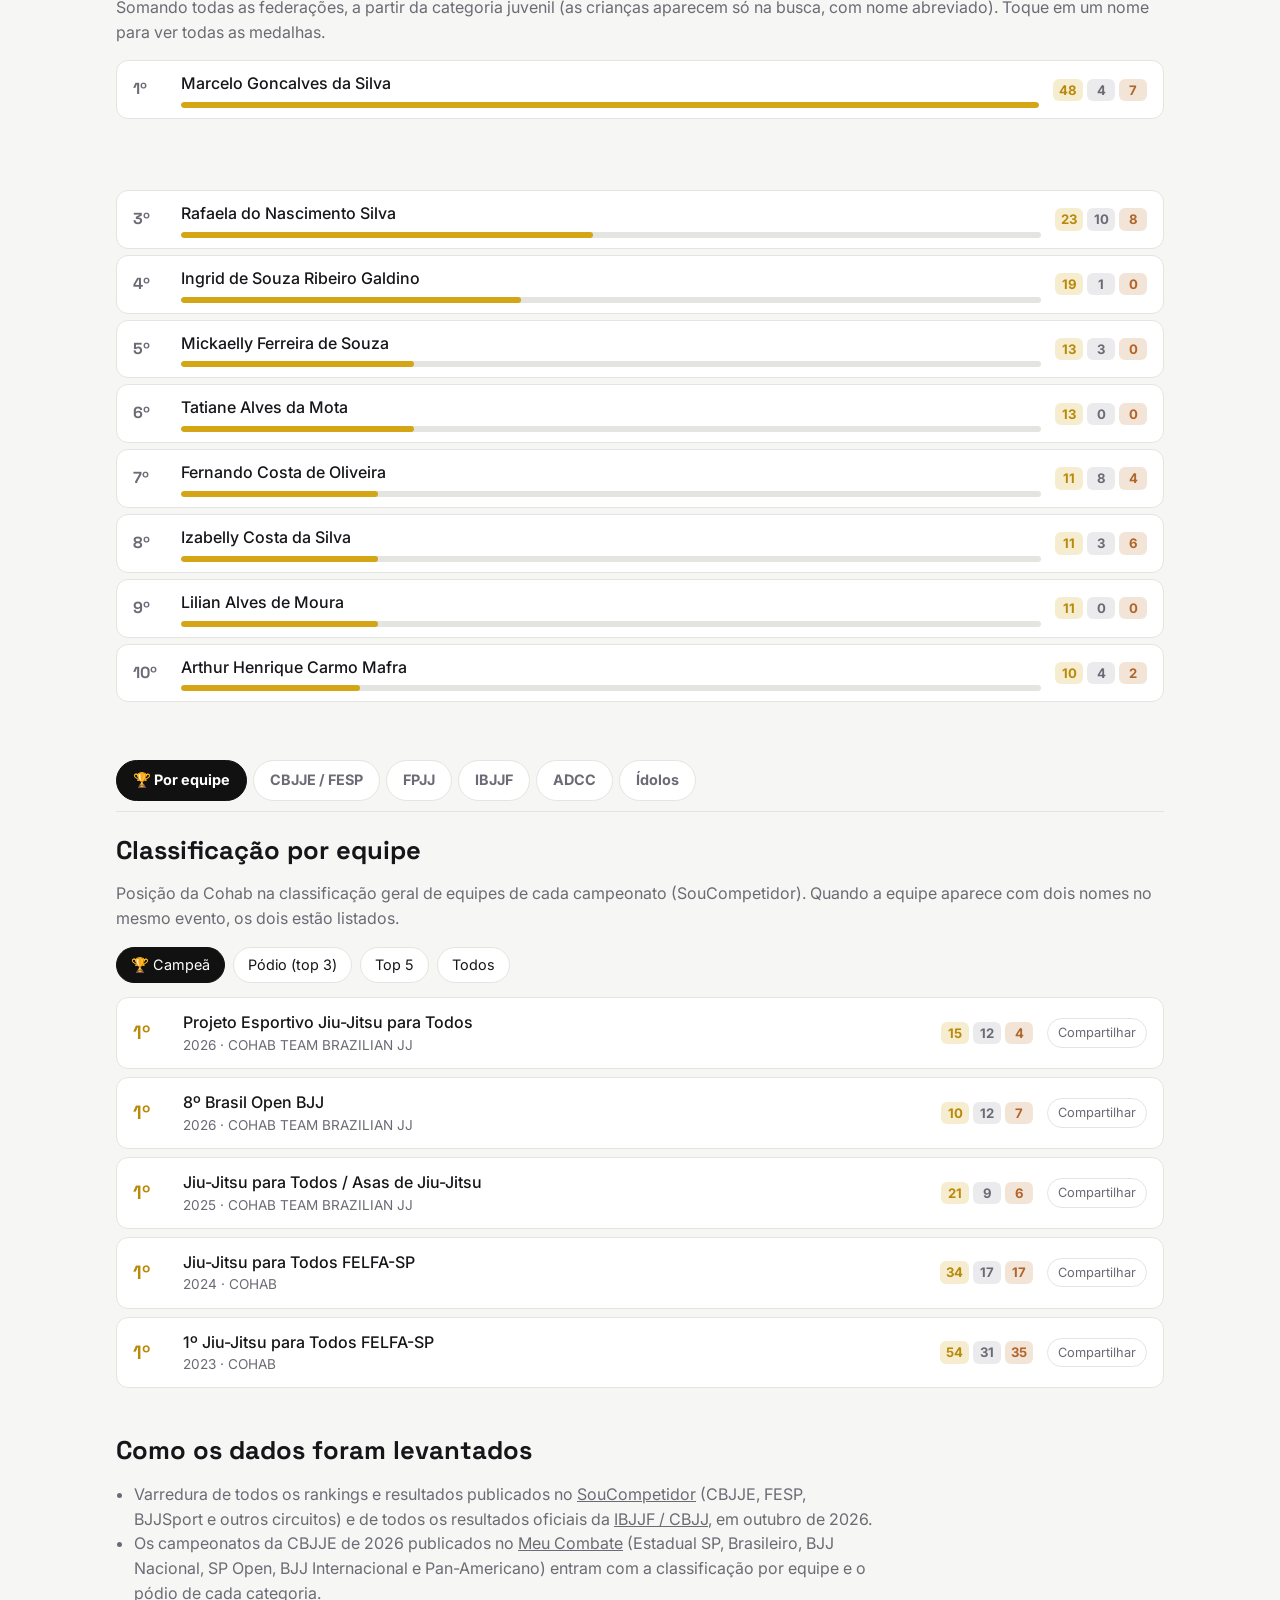
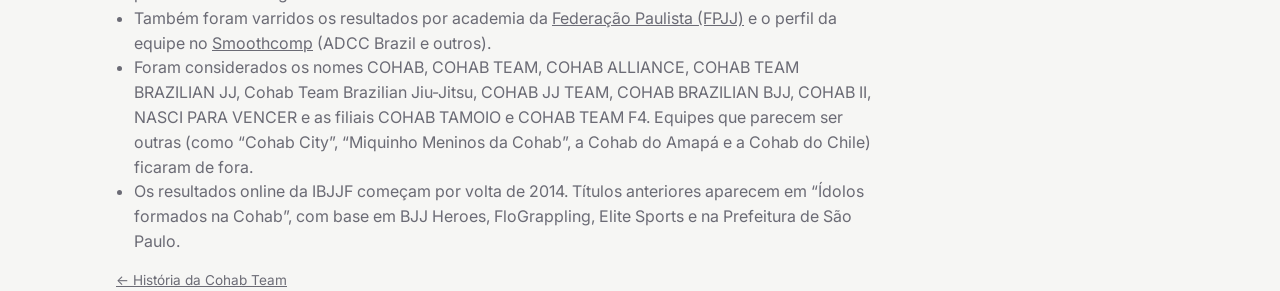
<file: conquistas.html>
<!doctype html>
<html lang="pt-BR">
<head>
  <meta charset="utf-8">
  <meta name="viewport" content="width=device-width, initial-scale=1">
  <title>Conquistas da Cohab Team · Yago dos Santos</title>
  <link rel="icon" href="assets/favicon.svg" type="image/svg+xml">
  <meta name="description" content="Títulos, pódios e medalhas da Cohab Team nas federações de jiu-jitsu.">
  <link rel="preconnect" href="https://fonts.googleapis.com">
  <link rel="preconnect" href="https://fonts.gstatic.com" crossorigin>
  <link href="https://fonts.googleapis.com/css2?family=Inter:wght@400;500;700&family=Space+Grotesk:wght@500;700&display=swap" rel="stylesheet">
  <link rel="stylesheet" href="style.css?v=16">
  <script>try{var t=localStorage.getItem("tema");if(t)document.documentElement.dataset.theme=t}catch(e){}</script>
</head>
<body data-progress>
  <nav class="site-nav" aria-label="Navegação do site">
    <div class="container">
      <a class="site-logo" href="./">Yago<span>.</span></a>
      <a href="./">Início</a>
      <a href="historia.html">Minha história</a>
      <a href="cohab.html" aria-current="page">Cohab Team</a>
      <a href="noticias.html">Notícias</a>
    </div>
  </nav>
  <header class="hero">
    <div class="container">
      <a class="back" href="./">← Voltar para o início</a>
      <p class="eyebrow">🥋 Nasci para vencer · desde 1998</p>
      <h1>Cohab Team</h1>
      <nav class="page-tabs" aria-label="Seções da Cohab Team">
        <a href="cohab.html">História</a>
        <a href="conquistas.html" aria-current="page">Conquistas</a>
        <a href="atletas.html">Buscar atleta</a>
        <a href="quiz.html">Quiz</a>
      </nav>

      <ul class="stats kpis-anim">
        <li><strong data-count="titles">0</strong><span>títulos por equipe (1º lugar geral)</span></li>
        <li><strong data-count="podiums">0</strong><span>pódios por equipe (inclui FPJJ)</span></li>
        <li><strong data-count="medals">0</strong><span>medalhas encontradas em todas as federações</span></li>
        <li><strong data-count="golds">0</strong><span>ouros</span></li>
      </ul>
      <p class="muted search-hint" id="updated-at"></p>
    </div>
  </header>

  <main class="container">
    <section class="block wide">
      <h2>Panorama por ano</h2>
      <p class="muted">Todas as medalhas encontradas, somando as federações. Ligue ou desligue as fontes e toque em um ano para ver o detalhe.</p>
      <div class="chips" id="ov-sources" role="group" aria-label="Fontes"></div>
      <div class="chips" id="ov-medal" role="group" aria-label="Tipo de medalha">
        <button data-m="all" aria-pressed="true">Todas</button>
        <button data-m="1" aria-pressed="false">🥇 Ouro</button>
        <button data-m="2" aria-pressed="false">🥈 Prata</button>
        <button data-m="3" aria-pressed="false">🥉 Bronze</button>
      </div>
      <div class="ov-chart" id="ov-chart"></div>
      <div class="ov-legend" id="ov-legend"></div>
      <div class="season-detail" id="ov-detail" aria-live="polite"></div>
    </section>

    <section class="block wide">
      <h2>Por federação</h2>
      <p class="muted">Toque em uma federação para ver os detalhes logo abaixo.</p>
      <div class="fed-grid" id="fed-cards"></div>
    </section>

    <section class="block wide">
      <h2>Atletas com mais ouros</h2>
      <p class="muted">Somando todas as federações, a partir da categoria juvenil (as crianças aparecem só na busca, com nome abreviado). Toque em um nome para ver todas as medalhas.</p>
      <ol class="leaderboard" id="leaders"></ol>
    </section>

    <nav class="panel-tabs" id="panel-tabs" aria-label="Detalhes por federação">
      <button data-panel="equipe" aria-selected="true">🏆 Por equipe</button>
      <button data-panel="cbjje" aria-selected="false">CBJJE / FESP</button>
      <button data-panel="fpjj" aria-selected="false">FPJJ</button>
      <button data-panel="ibjjf" aria-selected="false">IBJJF</button>
      <button data-panel="adcc" aria-selected="false">ADCC</button>
      <button data-panel="idolos" aria-selected="false">Ídolos</button>
    </nav>
    <section class="block wide panel" data-panel="cbjje">
      <h2>Temporadas na CBJJE</h2>
      <p class="muted">Medalhas da Cohab nos campeonatos da CBJJE (com e sem kimono): até 2025 pelo Ranking Nacional no SouCompetidor e, em 2026, somando também os campeonatos publicados no Meu Combate. Toque em um ano para ver os detalhes.</p>
      <div class="chips" id="season-filter" role="group" aria-label="Tipo de medalha">
        <button data-m="all" aria-pressed="true">Todas</button>
        <button data-m="gold" aria-pressed="false">🥇 Ouro</button>
        <button data-m="silver" aria-pressed="false">🥈 Prata</button>
        <button data-m="bronze" aria-pressed="false">🥉 Bronze</button>
      </div>
      <div class="season-chart" id="season-chart"></div>
      <div class="season-detail" id="season-detail" aria-live="polite"></div>
    </section>

    <section class="block wide panel" data-panel="equipe">
      <h2>Classificação por equipe</h2>
      <p class="muted">Posição da Cohab na classificação geral de equipes de cada campeonato (SouCompetidor). Quando a equipe aparece com dois nomes no mesmo evento, os dois estão listados.</p>
      <div class="chips" id="team-filter" role="group" aria-label="Colocação">
        <button data-p="1" aria-pressed="true">🏆 Campeã</button>
        <button data-p="3" aria-pressed="false">Pódio (top 3)</button>
        <button data-p="5" aria-pressed="false">Top 5</button>
        <button data-p="999" aria-pressed="false">Todos</button>
      </div>
      <div class="result-list" id="team-list"></div>
    </section>

    <section class="block wide panel" data-panel="fpjj">
      <h2>Federação Paulista (FPJJ)</h2>
      <p class="muted">Classificação por academia da “COHAB JJ TEAM” no Campeonato e no Circuito Paulista da FPJJ (2018–2023). A FPJJ publica só ouros, pratas e pontos.</p>
      <div class="chips" id="fpjj-filter" role="group" aria-label="Colocação">
        <button data-p="3" aria-pressed="true">Pódio (top 3)</button>
        <button data-p="999" aria-pressed="false">Todos</button>
      </div>
      <div class="result-list" id="fpjj-list"></div>
    </section>

    <section class="block wide panel" data-panel="adcc">
      <h2>ADCC e outros circuitos (Smoothcomp)</h2>
      <p class="muted">Medalhas do perfil “COHAB TEAM” (Brasil) em eventos realizados no Brasil.</p>
      <div class="result-list" id="smooth-list"></div>
    </section>

    <section class="block wide panel" data-panel="cbjje">
      <h2>Melhores posições em rankings</h2>
      <p class="muted">Rankings oficiais da CBJJE, da FESP (Estadual Paulista) e do circuito internacional BJJSport.</p>
      <div class="grid rank-grid" id="rank-list"></div>
    </section>

    <section class="block wide panel" data-panel="ibjjf">
      <h2>Medalhas na IBJJF / CBJJ</h2>
      <p class="muted">Atletas registrados como Cohab Team Brazilian Jiu-Jitsu no Mundial, Europeu, Pan, Brasileiro, Sul-Americano e Opens internacionais.</p>

      <div class="explorer">
        <div class="chips" id="ib-year" role="group" aria-label="Ano"></div>
        <div class="chips" id="ib-place" role="group" aria-label="Medalha">
          <button data-v="all" aria-pressed="true">Todas</button>
          <button data-v="1" aria-pressed="false">🥇 Ouro</button>
          <button data-v="2" aria-pressed="false">🥈 Prata</button>
          <button data-v="3" aria-pressed="false">🥉 Bronze</button>
        </div>
        <div class="chips" id="ib-tier" role="group" aria-label="Campeonato"></div>
        <input class="search" id="ib-search" type="search" placeholder="Buscar atleta, campeonato ou faixa…" aria-label="Buscar">
        <p class="explorer-summary" id="ib-summary" aria-live="polite"></p>
        <div class="result-list" id="ib-list"></div>
        <button class="more" id="ib-more" hidden>Mostrar mais</button>
      </div>
    </section>

    <section class="block wide panel" data-panel="idolos">
      <h2>Ídolos formados na Cohab</h2>
      <p class="muted">Títulos individuais. Muitos foram conquistados competindo pela TT Jiu-Jitsu ou pela Alliance, quando a Cohab era filiada a elas.</p>
      <div class="grid">
        <div class="card"><h4>Sérgio Moraes</h4><span class="meta">Campeão Mundial IBJJF faixa preta (2008, 2009 e 2011) e faixa marrom (2006). 3º no Pan 2010, vice do TUF Brasil e lutador do UFC.</span></div>
        <div class="card"><h4>Guilherme Augusto</h4><span class="meta">Campeão Brasileiro CBJJ em 2014, 2015, 2016 e 2017, campeão do Pan IBJJF 2020 e do Mundial CBJJE 2018.</span></div>
        <div class="card"><h4>Diogo Almeida</h4><span class="meta">Campeão brasileiro em 2006, Brasileiro CBJJ faixa marrom em 2009, SP Open IBJJF 2012 e Mundial CBJJE 2013.</span></div>
        <div class="card"><h4>Dimitrius Souza</h4><span class="meta">Campeão do Pan IBJJF faixa preta em 2022, com títulos brasileiros, sul-americano e medalha no Mundial.</span></div>
        <div class="card"><h4>Paulinho Baraúna</h4><span class="meta">4× campeão mundial, segundo a Prefeitura de São Paulo (2013).</span></div>
        <div class="card"><h4>Mestre Dan</h4><span class="meta">Campeão da FORD e da Copa de Ouro no boxe. Voto de Júbilo da Câmara Municipal de SP em 2026.</span></div>
      </div>
    </section>

    <section class="block sources">
      <h2>Como os dados foram levantados</h2>
      <ul>
        <li>Varredura de todos os rankings e resultados publicados no <a href="https://soucompetidor.com.br/pt-br/ranking/lista-organizadores/" target="_blank" rel="noopener">SouCompetidor</a> (CBJJE, FESP, BJJSport e outros circuitos) e de todos os resultados oficiais da <a href="https://cbjj.com.br/events/3091/results" target="_blank" rel="noopener">IBJJF / CBJJ</a>, em outubro de 2026.</li>
        <li>Os campeonatos da CBJJE de 2026 publicados no <a href="https://www.meucombate.com.br/cbjje/rankings/" target="_blank" rel="noopener">Meu Combate</a> (Estadual SP, Brasileiro, BJJ Nacional, SP Open, BJJ Internacional e Pan-Americano) entram com a classificação por equipe e o pódio de cada categoria.</li>
        <li>Também foram varridos os resultados por academia da <a href="https://www.fpjjcompetidor.com.br/resultados/" target="_blank" rel="noopener">Federação Paulista (FPJJ)</a> e o perfil da equipe no <a href="https://smoothcomp.com/en/club/4378" target="_blank" rel="noopener">Smoothcomp</a> (ADCC Brazil e outros).</li>
        <li>Foram considerados os nomes COHAB, COHAB TEAM, COHAB ALLIANCE, COHAB TEAM BRAZILIAN JJ, Cohab Team Brazilian Jiu-Jitsu, COHAB JJ TEAM, COHAB BRAZILIAN BJJ, COHAB II, NASCI PARA VENCER e as filiais COHAB TAMOIO e COHAB TEAM F4. Equipes que parecem ser outras (como “Cohab City”, “Miquinho Meninos da Cohab”, a Cohab do Amapá e a Cohab do Chile) ficaram de fora.</li>
        <li>Os resultados online da IBJJF começam por volta de 2014. Títulos anteriores aparecem em “Ídolos formados na Cohab”, com base em BJJ Heroes, FloGrappling, Elite Sports e na Prefeitura de São Paulo.</li>
      </ul>
    </section>
  </main>

  <footer class="container muted">
    <a href="cohab.html">← História da Cohab Team</a>
  </footer>

  <script src="conquistas.js?v=4"></script>
  <script src="chat.js?v=4" defer></script>
  <script src="fx.js?v=2" defer></script>
</body>
</html>
</file>
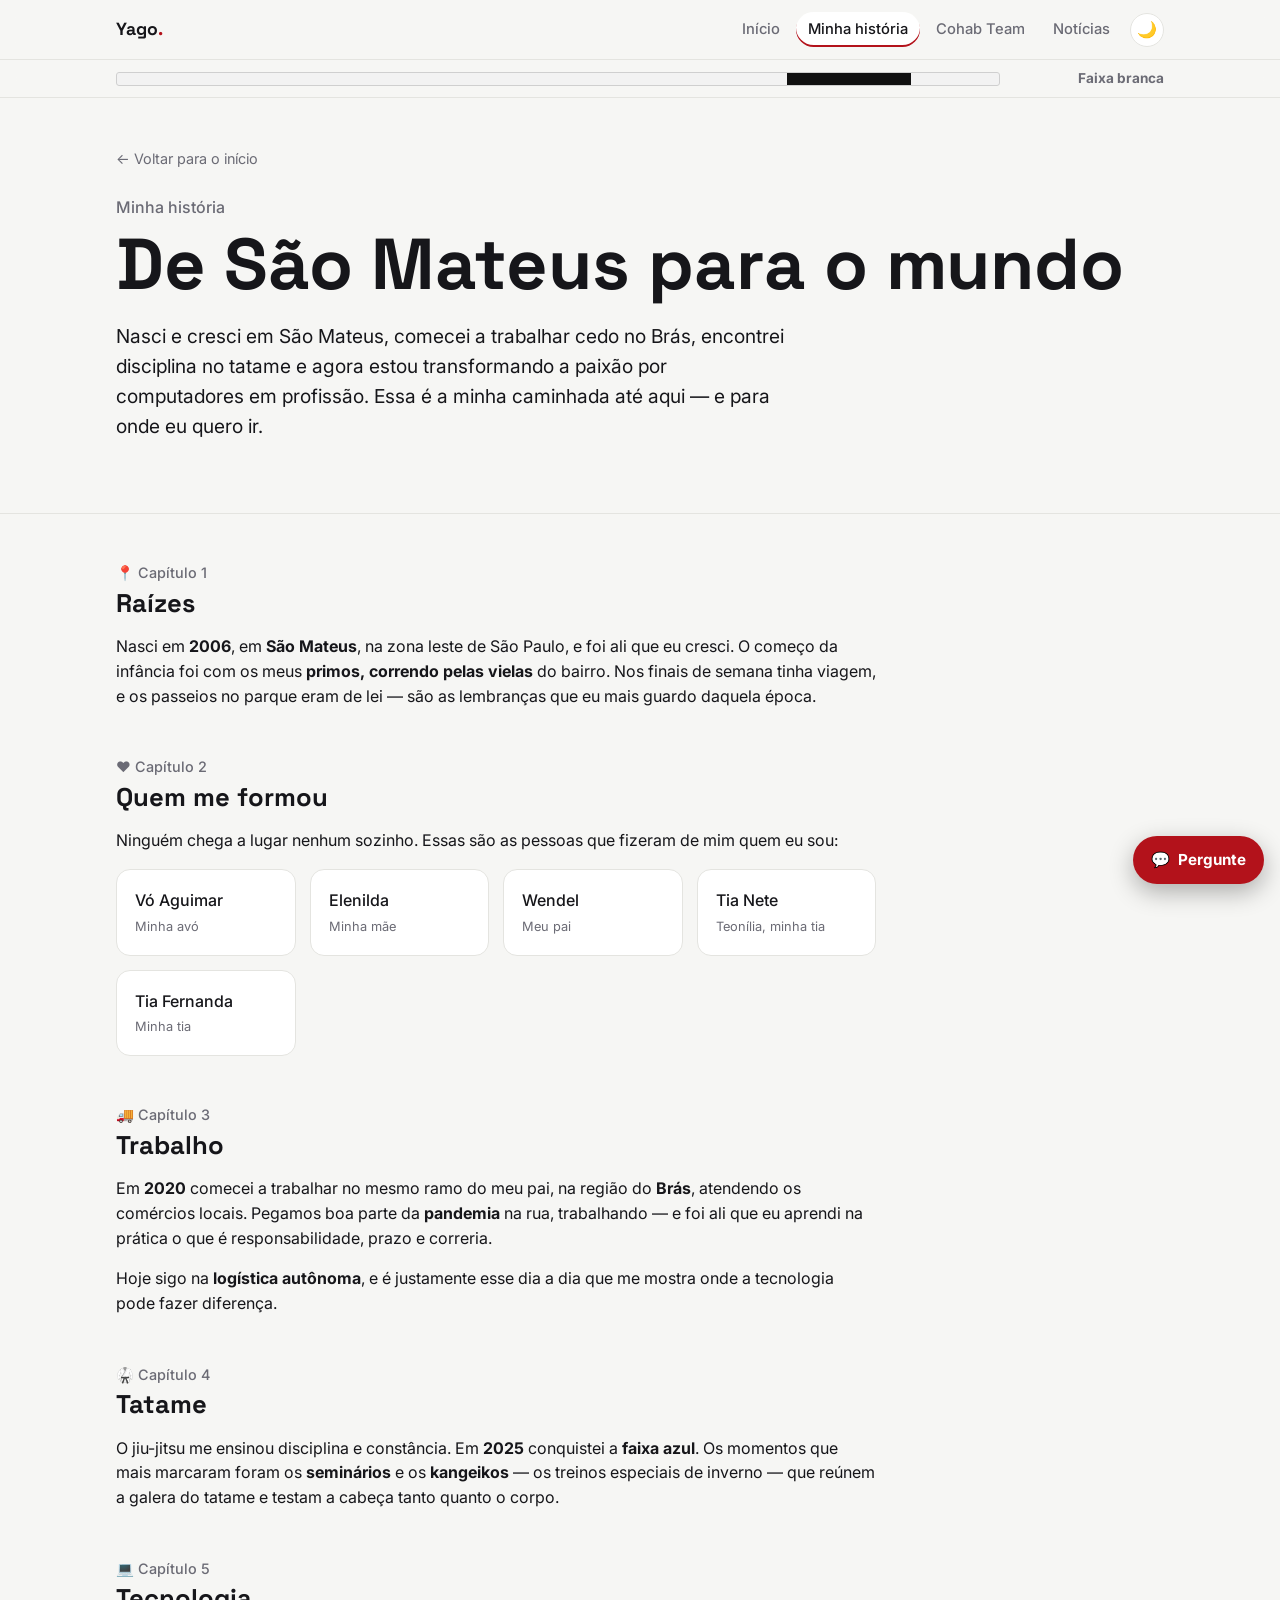
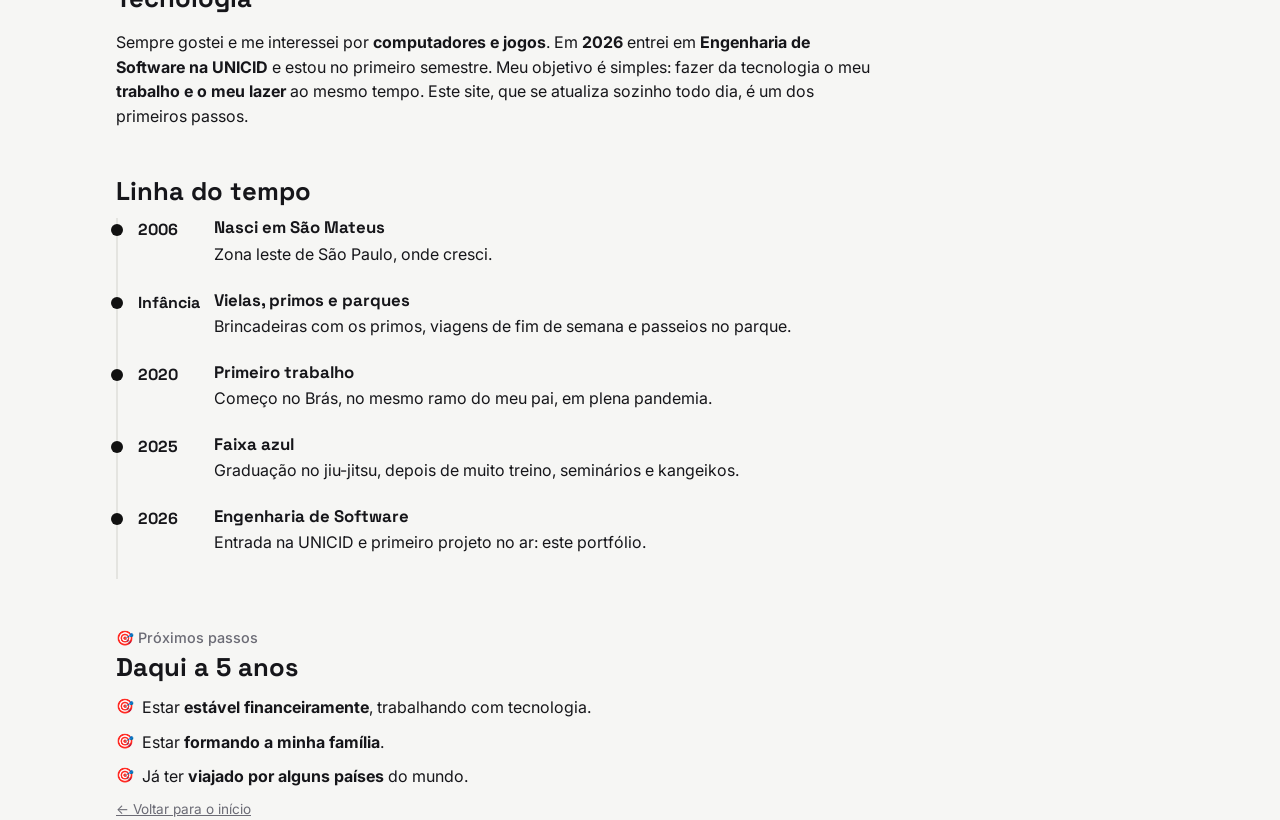
<file: historia.html>
<!doctype html>
<html lang="pt-BR">
<head>
  <meta charset="utf-8">
  <meta name="viewport" content="width=device-width, initial-scale=1">
  <title>Minha história · Yago dos Santos</title>
  <link rel="icon" href="assets/favicon.svg" type="image/svg+xml">
  <meta name="description" content="A história do Yago dos Santos: de São Mateus para a tecnologia, passando pelo trabalho no Brás e pelo tatame.">
  <link rel="preconnect" href="https://fonts.googleapis.com">
  <link rel="preconnect" href="https://fonts.gstatic.com" crossorigin>
  <link href="https://fonts.googleapis.com/css2?family=Inter:wght@400;500;700&family=Space+Grotesk:wght@500;700&display=swap" rel="stylesheet">
  <link rel="stylesheet" href="style.css?v=16">
  <script>try{var t=localStorage.getItem("tema");if(t)document.documentElement.dataset.theme=t}catch(e){}</script>
</head>
<body>
  <nav class="site-nav" aria-label="Navegação do site">
    <div class="container">
      <a class="site-logo" href="./">Yago<span>.</span></a>
      <a href="./">Início</a>
      <a href="historia.html" aria-current="page">Minha história</a>
      <a href="cohab.html">Cohab Team</a>
      <a href="noticias.html">Notícias</a>
    </div>
  </nav>
  <div class="journey" aria-hidden="true">
    <div class="container journey-inner">
      <div class="journey-belt"><span class="belt-fill"></span><span class="belt-tip"></span></div>
      <span class="journey-label">Faixa branca</span>
    </div>
  </div>
  <header class="hero">
    <div class="container">
      <a class="back" href="./">← Voltar para o início</a>
      <p class="eyebrow">Minha história</p>
      <h1>De São Mateus para o mundo</h1>
      <div class="bio">
        <p>
          Nasci e cresci em São Mateus, comecei a trabalhar cedo no Brás, encontrei
          disciplina no tatame e agora estou transformando a paixão por computadores
          em profissão. Essa é a minha caminhada até aqui — e para onde eu quero ir.
        </p>
      </div>
    </div>
  </header>

  <main class="container">
    <section class="block chapter">
      <p class="chapter-tag">📍 Capítulo 1</p>
      <h2>Raízes</h2>
      <p>
        Nasci em <strong>2006</strong>, em <strong>São Mateus</strong>, na zona leste de
        São Paulo, e foi ali que eu cresci. O começo da infância foi com os meus
        <strong>primos, correndo pelas vielas</strong> do bairro. Nos finais de semana tinha
        viagem, e os passeios no parque eram de lei — são as lembranças que eu mais guardo
        daquela época.
      </p>
    </section>

    <section class="block chapter">
      <p class="chapter-tag">❤️ Capítulo 2</p>
      <h2>Quem me formou</h2>
      <p>
        Ninguém chega a lugar nenhum sozinho. Essas são as pessoas que fizeram de mim
        quem eu sou:
      </p>
      <div class="grid family">
        <div class="card"><h4>Vó Aguimar</h4><span class="meta">Minha avó</span></div>
        <div class="card"><h4>Elenilda</h4><span class="meta">Minha mãe</span></div>
        <div class="card"><h4>Wendel</h4><span class="meta">Meu pai</span></div>
        <div class="card"><h4>Tia Nete</h4><span class="meta">Teonília, minha tia</span></div>
        <div class="card"><h4>Tia Fernanda</h4><span class="meta">Minha tia</span></div>
      </div>
    </section>

    <section class="block chapter">
      <p class="chapter-tag">🚚 Capítulo 3</p>
      <h2>Trabalho</h2>
      <p>
        Em <strong>2020</strong> comecei a trabalhar no mesmo ramo do meu pai, na região do
        <strong>Brás</strong>, atendendo os comércios locais. Pegamos boa parte da
        <strong>pandemia</strong> na rua, trabalhando — e foi ali que eu aprendi na prática
        o que é responsabilidade, prazo e correria.
      </p>
      <p>
        Hoje sigo na <strong>logística autônoma</strong>, e é justamente esse dia a dia que me
        mostra onde a tecnologia pode fazer diferença.
      </p>
    </section>

    <section class="block chapter">
      <p class="chapter-tag">🥋 Capítulo 4</p>
      <h2>Tatame</h2>
      <p>
        O jiu-jitsu me ensinou disciplina e constância. Em <strong>2025</strong> conquistei a
        <strong>faixa azul</strong>. Os momentos que mais marcaram foram os
        <strong>seminários</strong> e os <strong>kangeikos</strong> — os treinos especiais
        de inverno — que reúnem a galera do tatame e testam a cabeça tanto quanto o corpo.
      </p>
    </section>

    <section class="block chapter">
      <p class="chapter-tag">💻 Capítulo 5</p>
      <h2>Tecnologia</h2>
      <p>
        Sempre gostei e me interessei por <strong>computadores e jogos</strong>. Em
        <strong>2026</strong> entrei em <strong>Engenharia de Software na UNICID</strong> e
        estou no primeiro semestre. Meu objetivo é simples: fazer da tecnologia o meu
        <strong>trabalho e o meu lazer</strong> ao mesmo tempo. Este site, que se atualiza
        sozinho todo dia, é um dos primeiros passos.
      </p>
    </section>

    <section class="block">
      <h2>Linha do tempo</h2>
      <ol class="timeline">
        <li>
          <time>2006</time>
          <div>
            <h3>Nasci em São Mateus</h3>
            <p>Zona leste de São Paulo, onde cresci.</p>
          </div>
        </li>
        <li>
          <time>Infância</time>
          <div>
            <h3>Vielas, primos e parques</h3>
            <p>Brincadeiras com os primos, viagens de fim de semana e passeios no parque.</p>
          </div>
        </li>
        <li>
          <time>2020</time>
          <div>
            <h3>Primeiro trabalho</h3>
            <p>Começo no Brás, no mesmo ramo do meu pai, em plena pandemia.</p>
          </div>
        </li>
        <li>
          <time>2025</time>
          <div>
            <h3>Faixa azul</h3>
            <p>Graduação no jiu-jitsu, depois de muito treino, seminários e kangeikos.</p>
          </div>
        </li>
        <li>
          <time>2026</time>
          <div>
            <h3>Engenharia de Software</h3>
            <p>Entrada na UNICID e primeiro projeto no ar: este portfólio.</p>
          </div>
        </li>
      </ol>
    </section>

    <section class="block chapter">
      <p class="chapter-tag">🎯 Próximos passos</p>
      <h2>Daqui a 5 anos</h2>
      <ul class="checklist goals">
        <li>Estar <strong>estável financeiramente</strong>, trabalhando com tecnologia.</li>
        <li>Estar <strong>formando a minha família</strong>.</li>
        <li>Já ter <strong>viajado por alguns países</strong> do mundo.</li>
      </ul>
    </section>
  </main>

  <footer class="container muted">
    <a href="./">← Voltar para o início</a>
  </footer>
  <script src="chat.js?v=4" defer></script>
  <script src="fx.js?v=2" defer></script>
  <script>
    // Faixa da jornada: vai da branca à azul conforme a leitura avança
    (() => {
      const fill = document.querySelector(".belt-fill");
      const label = document.querySelector(".journey-label");
      const steps = [[0, "Faixa branca"], [0.35, "Faixa branca · 2 graus"], [0.6, "Faixa branca · 4 graus"], [0.9, "Faixa azul 🥋 2025"]];
      const update = () => {
        const max = document.documentElement.scrollHeight - innerHeight;
        const p = max > 0 ? Math.min(1, scrollY / max) : 1;
        fill.style.transform = `scaleX(${p})`;
        label.textContent = steps.filter(([at]) => p >= at).pop()[1];
        label.classList.toggle("is-blue", p >= 0.9);
      };
      addEventListener("scroll", update, { passive: true });
      addEventListener("resize", update);
      update();
    })();
  </script>
</body>
</html>
</file>
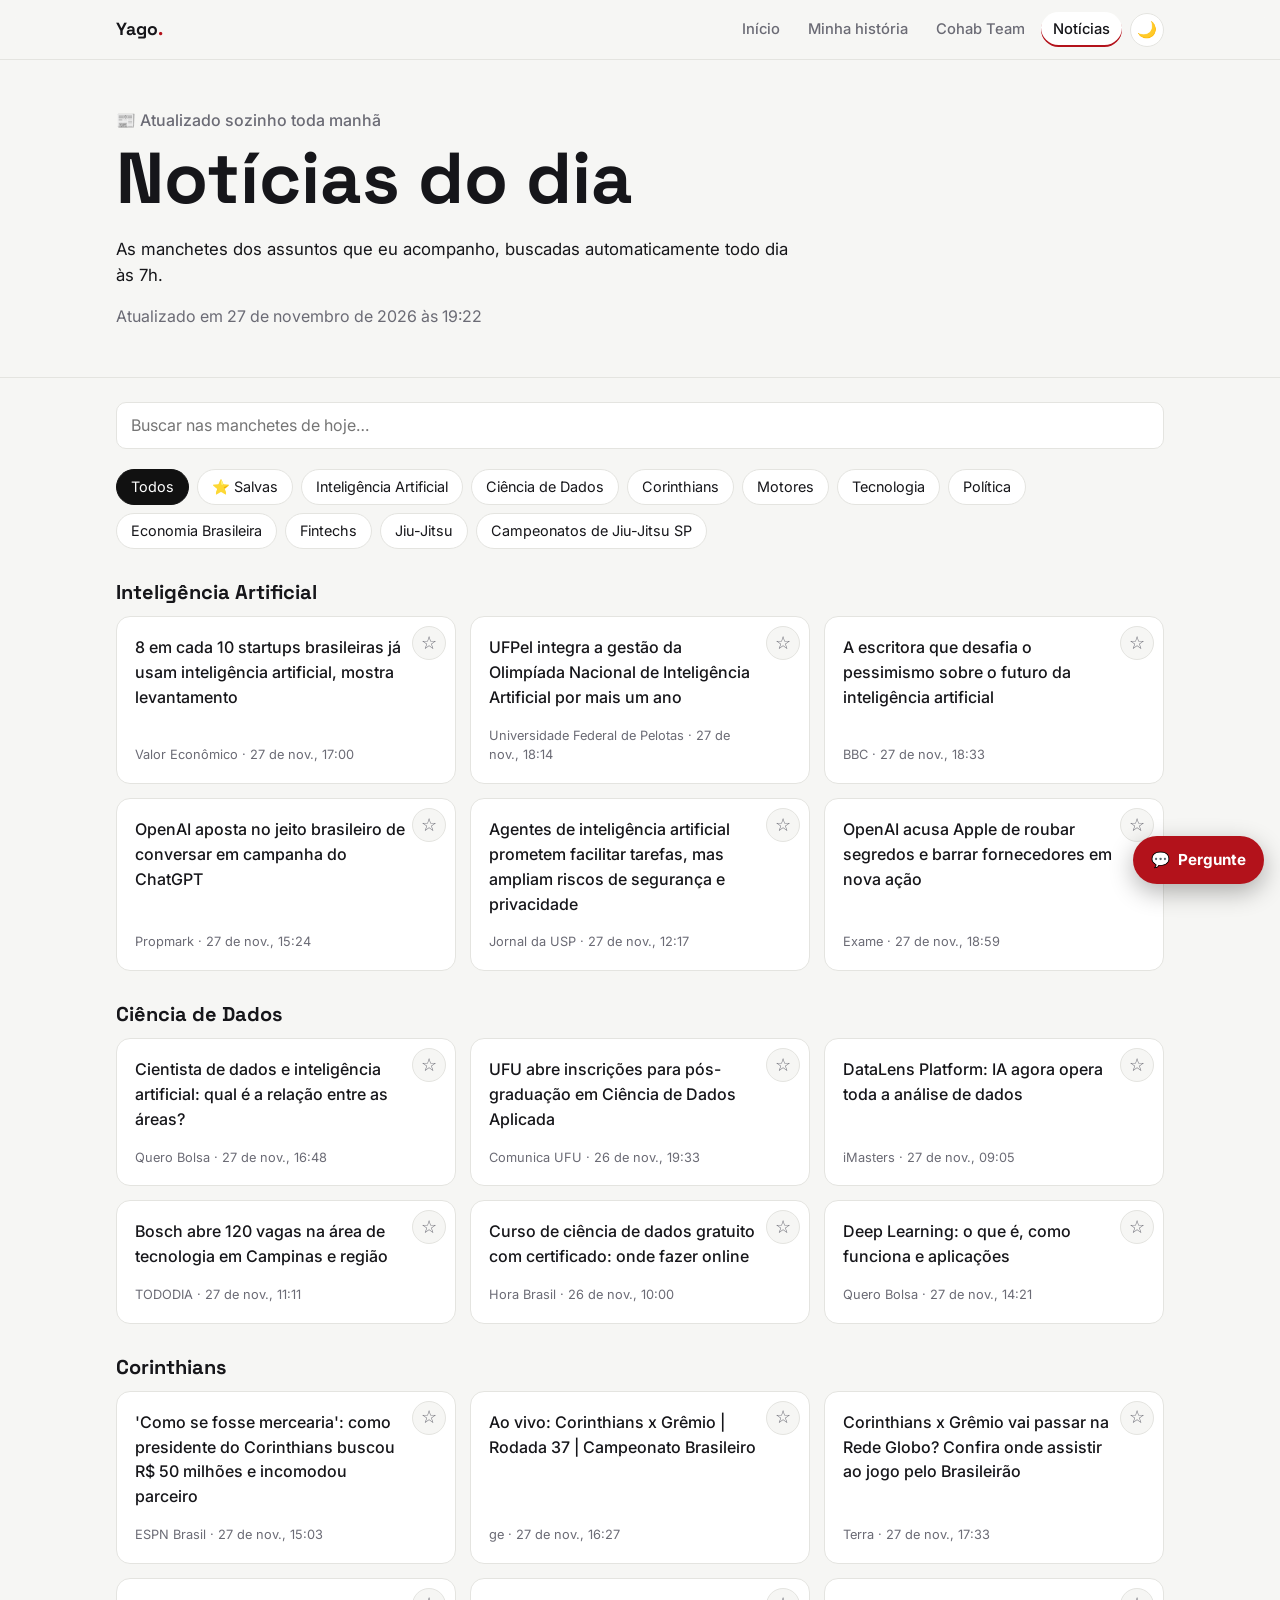
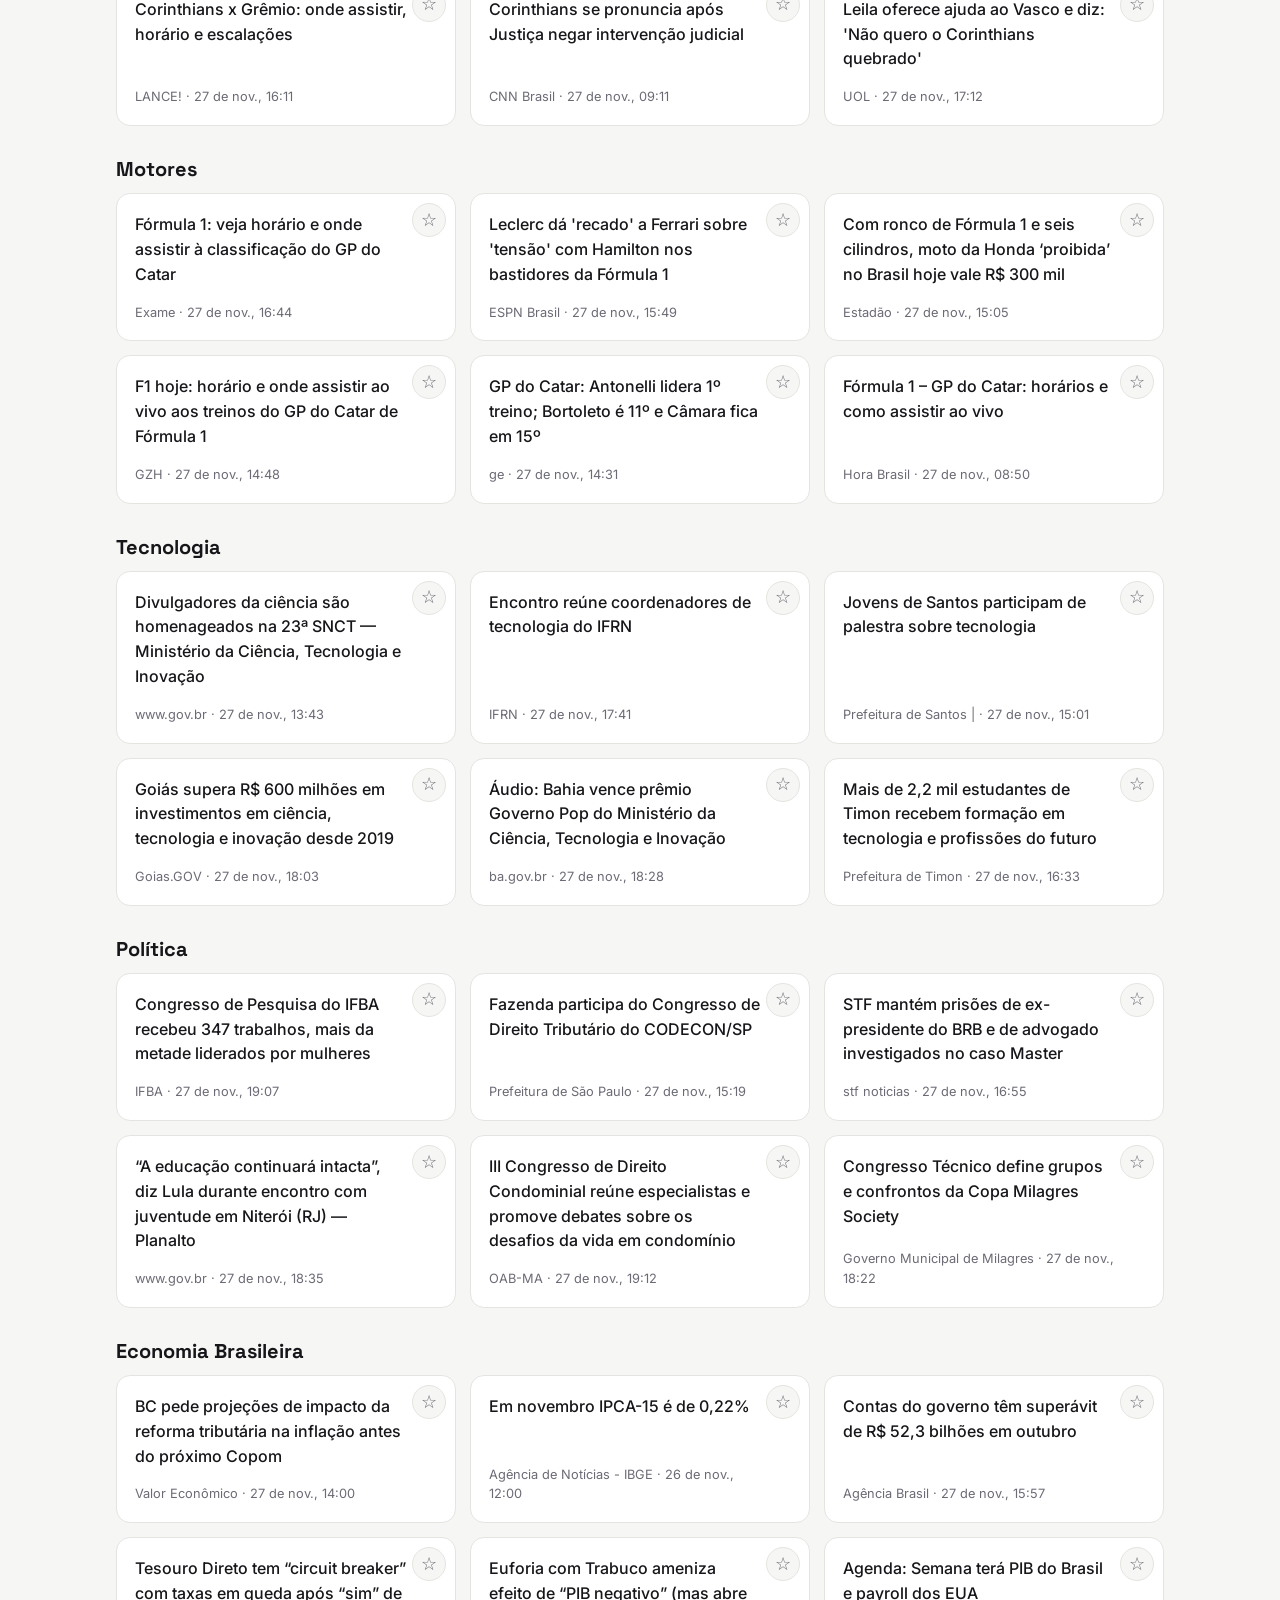
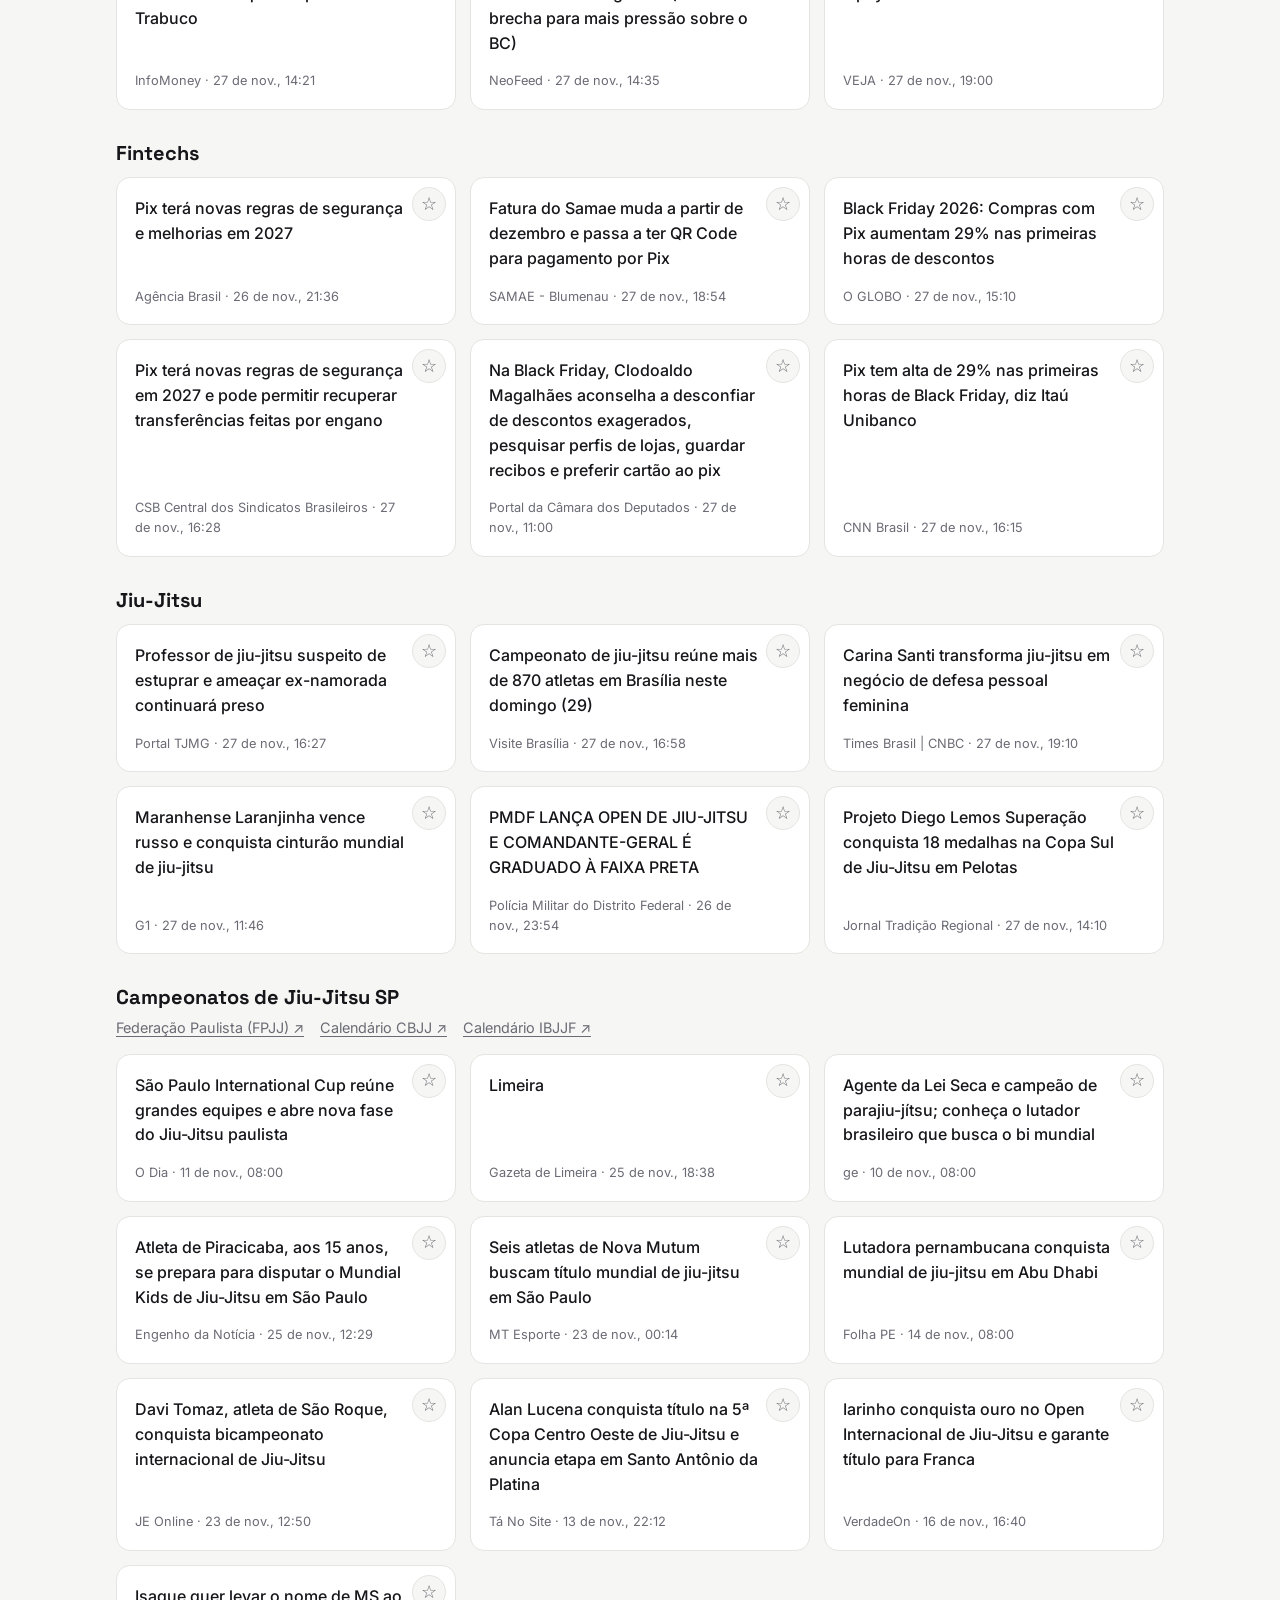
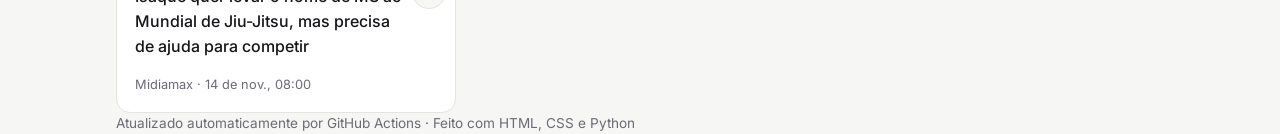
<file: noticias.html>
<!doctype html>
<html lang="pt-BR">
<head>
  <meta charset="utf-8">
  <meta name="viewport" content="width=device-width, initial-scale=1">
  <title>Notícias do dia · Yago dos Santos</title>
  <link rel="icon" href="assets/favicon.svg" type="image/svg+xml">
  <meta name="description" content="Manchetes atualizadas automaticamente todos os dias: IA, tecnologia, Corinthians, motores, economia, jiu-jitsu e mais.">
  <link rel="preconnect" href="https://fonts.googleapis.com">
  <link rel="preconnect" href="https://fonts.gstatic.com" crossorigin>
  <link href="https://fonts.googleapis.com/css2?family=Inter:wght@400;500;700&family=Space+Grotesk:wght@500;700&display=swap" rel="stylesheet">
  <link rel="stylesheet" href="style.css?v=16">
  <script>try{var t=localStorage.getItem("tema");if(t)document.documentElement.dataset.theme=t}catch(e){}</script>
</head>
<body>
  <nav class="site-nav" aria-label="Navegação do site">
    <div class="container">
      <a class="site-logo" href="./">Yago<span>.</span></a>
      <a href="./">Início</a>
      <a href="historia.html">Minha história</a>
      <a href="cohab.html">Cohab Team</a>
      <a href="noticias.html" aria-current="page">Notícias</a>
    </div>
  </nav>

  <header class="hero news-hero">
    <div class="container">
      <p class="eyebrow">📰 Atualizado sozinho toda manhã</p>
      <h1>Notícias do dia</h1>
      <p class="bio">As manchetes dos assuntos que eu acompanho, buscadas automaticamente todo dia às 7h.</p>
      <p id="updated" class="muted">Carregando…</p>
    </div>
  </header>

  <main class="container">
    <input class="search news-search" id="news-search" type="search" placeholder="Buscar nas manchetes de hoje…" aria-label="Buscar nas manchetes">
    <nav id="filters" class="filters" aria-label="Filtrar por tema"></nav>
    <div id="news"></div>
  </main>

  <footer class="container muted">
    Atualizado automaticamente por GitHub Actions · Feito com HTML, CSS e Python
  </footer>

  <script src="app.js?v=3"></script>
  <script src="chat.js?v=4" defer></script>
  <script src="fx.js?v=2" defer></script>
</body>
</html>
</file>
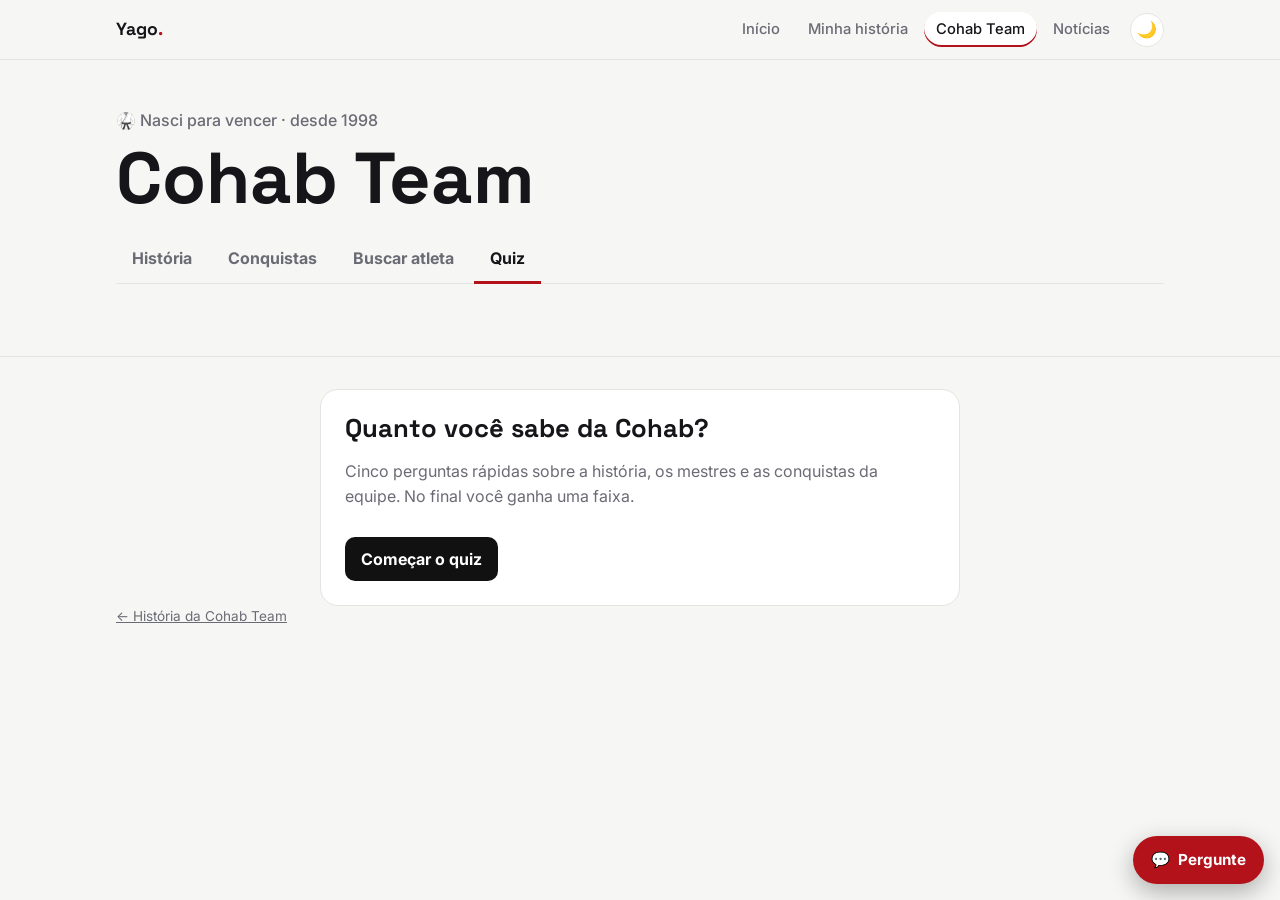
<file: quiz.html>
<!doctype html>
<html lang="pt-BR">
<head>
  <meta charset="utf-8">
  <meta name="viewport" content="width=device-width, initial-scale=1">
  <title>Quiz da Cohab · Yago dos Santos</title>
  <link rel="icon" href="assets/favicon.svg" type="image/svg+xml">
  <meta name="description" content="Quanto você sabe da Cohab Team? Cinco perguntas rápidas e uma faixa no final.">
  <link rel="preconnect" href="https://fonts.googleapis.com">
  <link rel="preconnect" href="https://fonts.gstatic.com" crossorigin>
  <link href="https://fonts.googleapis.com/css2?family=Inter:wght@400;500;700&family=Space+Grotesk:wght@500;700&display=swap" rel="stylesheet">
  <link rel="stylesheet" href="style.css?v=16">
  <script>try{var t=localStorage.getItem("tema");if(t)document.documentElement.dataset.theme=t}catch(e){}</script>
</head>
<body>
  <nav class="site-nav" aria-label="Navegação do site">
    <div class="container">
      <a class="site-logo" href="./">Yago<span>.</span></a>
      <a href="./">Início</a>
      <a href="historia.html">Minha história</a>
      <a href="cohab.html" aria-current="page">Cohab Team</a>
      <a href="noticias.html">Notícias</a>
    </div>
  </nav>
  <header class="hero">
    <div class="container">
      <p class="eyebrow">🥋 Nasci para vencer · desde 1998</p>
      <h1>Cohab Team</h1>
      <nav class="page-tabs" aria-label="Seções da Cohab Team">
        <a href="cohab.html">História</a>
        <a href="conquistas.html">Conquistas</a>
        <a href="atletas.html">Buscar atleta</a>
        <a href="quiz.html" aria-current="page">Quiz</a>
      </nav>
    </div>
  </header>

  <main class="container">
    <section class="quiz" id="quiz" aria-live="polite">
      <div class="quiz-start">
        <h2>Quanto você sabe da Cohab?</h2>
        <p class="muted">Cinco perguntas rápidas sobre a história, os mestres e as conquistas da equipe. No final você ganha uma faixa.</p>
        <button class="button quiz-go" type="button">Começar o quiz</button>
      </div>
    </section>
  </main>

  <footer class="container muted">
    <a href="cohab.html">← História da Cohab Team</a>
  </footer>

  <script src="quiz.js?v=1" defer></script>
  <script src="chat.js?v=4" defer></script>
  <script src="fx.js?v=2" defer></script>
</body>
</html>
</file>
<file: style.css>
:root {
  --bg: #f6f6f4;
  --surface: #ffffff;
  --text: #16161a;
  --muted: #6b6b75;
  --border: #e4e4e0;
  --accent: #111111;
  --accent-text: #ffffff;
  --radius: 14px;
}

@media (prefers-color-scheme: dark) {
  :root:not([data-theme="light"]) {
    --bg: #0f0f12;
    --surface: #18181d;
    --text: #ececf1;
    --muted: #9a9aa6;
    --border: #2a2a31;
    --accent: #ececf1;
    --accent-text: #0f0f12;
  }
}
:root[data-theme="dark"] {
  --bg: #0f0f12;
  --surface: #18181d;
  --text: #ececf1;
  --muted: #9a9aa6;
  --border: #2a2a31;
  --accent: #ececf1;
  --accent-text: #0f0f12;
}

* { box-sizing: border-box; }

body {
  margin: 0;
  background: var(--bg);
  color: var(--text);
  font-family: Inter, system-ui, sans-serif;
  line-height: 1.55;
}

h1, h2, h3 { font-family: "Space Grotesk", Inter, sans-serif; line-height: 1.15; }

a { color: inherit; }

.container { max-width: 1080px; margin: 0 auto; padding: 0 16px; }

.muted { color: var(--muted); }

/* Topo / apresentação */
.hero { padding: 72px 0 48px; border-bottom: 1px solid var(--border); }
.eyebrow { margin: 0; color: var(--muted); font-weight: 500; }
.hero h1 { font-size: clamp(2.5rem, 7vw, 4.5rem); margin: 4px 0 16px; }
.bio { max-width: 680px; font-size: 1.05rem; margin: 0 0 24px; }
.bio p { margin: 0 0 12px; }
.bio p:first-child { font-size: 1.2rem; }
.tags { display: flex; flex-wrap: wrap; gap: 8px; list-style: none; padding: 0; margin: 0; }
.tags a {
  display: inline-block;
  background: var(--surface);
  border: 1px solid var(--border);
  border-radius: 999px;
  padding: 6px 14px;
  font-size: .9rem;
  text-decoration: none;
  transition: border-color .15s ease, transform .15s ease;
}
.tags a:hover { border-color: var(--muted); transform: translateY(-1px); }

.social { display: flex; flex-wrap: wrap; gap: 10px; margin-top: 20px; }
.social a {
  display: inline-flex;
  align-items: center;
  gap: 8px;
  background: var(--accent);
  color: var(--accent-text);
  border-radius: 10px;
  padding: 10px 16px;
  font-weight: 500;
  font-size: .95rem;
  text-decoration: none;
  transition: opacity .15s ease, transform .15s ease;
}
.social a:hover { opacity: .85; transform: translateY(-1px); }
.social svg { width: 18px; height: 18px; fill: currentColor; }

/* Notícias */
.news-head {
  display: flex;
  flex-wrap: wrap;
  align-items: baseline;
  justify-content: space-between;
  gap: 8px;
  margin-top: 40px;
}
.news-head h2 { margin: 0; font-size: 1.8rem; }
.news-head p { margin: 0; font-size: .9rem; }

.filters { display: flex; flex-wrap: wrap; gap: 8px; margin: 20px 0 8px; }
.filters button {
  font: inherit;
  font-size: .9rem;
  cursor: pointer;
  background: var(--surface);
  color: var(--text);
  border: 1px solid var(--border);
  border-radius: 999px;
  padding: 6px 14px;
}
.filters button[aria-pressed="true"] {
  background: var(--accent);
  color: var(--accent-text);
  border-color: var(--accent);
}

.topic h3 { font-size: 1.25rem; margin: 32px 0 12px; }
.topic-links { display: flex; flex-wrap: wrap; gap: 8px 16px; margin: -4px 0 14px; font-size: .9rem; }
.topic-links a { color: var(--muted); text-decoration: underline; text-underline-offset: 3px; }
.topic-links a:hover { color: var(--text); }

.grid {
  display: grid;
  grid-template-columns: repeat(auto-fill, minmax(280px, 1fr));
  gap: 14px;
}

.card {
  display: flex;
  flex-direction: column;
  justify-content: space-between;
  gap: 16px;
  background: var(--surface);
  border: 1px solid var(--border);
  border-radius: var(--radius);
  padding: 18px;
  text-decoration: none;
  transition: transform .15s ease, border-color .15s ease;
}
.card:hover { transform: translateY(-2px); border-color: var(--muted); }
.card h4 { margin: 0; font-size: 1rem; font-weight: 500; }
.card .meta { font-size: .8rem; color: var(--muted); }

footer { padding: 48px 16px; font-size: .85rem; }

/* Página da Cohab Team */
.back { display: inline-block; margin-bottom: 24px; color: var(--muted); text-decoration: none; font-size: .9rem; }
.back:hover { color: var(--text); }
.tags span {
  display: inline-block;
  background: var(--surface);
  border: 1px solid var(--border);
  border-radius: 999px;
  padding: 6px 14px;
  font-size: .9rem;
}

.stats { display: flex; flex-wrap: wrap; gap: 12px; list-style: none; padding: 0; margin: 8px 0 0; }
.stats li {
  flex: 1 1 160px;
  background: var(--surface);
  border: 1px solid var(--border);
  border-radius: var(--radius);
  padding: 16px 18px;
}
.stats strong { display: block; font-family: "Space Grotesk", Inter, sans-serif; font-size: 1.8rem; }
.stats span { color: var(--muted); font-size: .9rem; }

.block { margin-top: 48px; max-width: 760px; }
.block h2 { font-size: 1.6rem; margin: 0 0 12px; }

.timeline { list-style: none; padding: 0; margin: 0; border-left: 2px solid var(--border); }
.timeline li { display: grid; grid-template-columns: 64px 1fr; gap: 12px; padding: 0 0 24px 20px; position: relative; }
.timeline li::before {
  content: "";
  position: absolute;
  left: -7px;
  top: 6px;
  width: 12px;
  height: 12px;
  border-radius: 50%;
  background: var(--accent);
}
.timeline time { font-family: "Space Grotesk", Inter, sans-serif; font-weight: 700; }
.timeline h3 { margin: 0 0 4px; font-size: 1.05rem; }
.timeline p { margin: 0; }

.button {
  display: inline-block;
  background: var(--accent);
  color: var(--accent-text);
  border-radius: 10px;
  padding: 10px 16px;
  font-weight: 500;
  text-decoration: none;
}
.sources ul { padding-left: 18px; color: var(--muted); }
.sources a { color: var(--muted); }

.subhead { font-size: 1.1rem; margin: 24px 0 8px; }
.checklist { padding-left: 0; list-style: none; margin: 0; }
.checklist li { position: relative; padding: 0 0 10px 26px; }
.checklist li::before { content: "🥇"; position: absolute; left: 0; top: 0; font-size: .9rem; }

.videos { display: grid; gap: 20px; }
.video { margin: 0; }
.video-frame {
  position: relative;
  aspect-ratio: 16 / 9;
  border-radius: var(--radius);
  overflow: hidden;
  background: var(--surface);
  border: 1px solid var(--border);
}
.video-frame iframe { position: absolute; inset: 0; width: 100%; height: 100%; border: 0; }
.video figcaption { display: flex; flex-direction: column; margin-top: 8px; }
.video figcaption span { color: var(--muted); font-size: .85rem; }

/* Destaque da Cohab Team na página inicial */
.feature {
  position: relative;
  display: block;
  margin-top: 32px;
  overflow: hidden;
  border-radius: 20px;
  background:
    radial-gradient(120% 140% at 100% 0%, #3a0d0d 0%, transparent 55%),
    linear-gradient(135deg, #141414 0%, #050505 100%);
  color: #f5f5f5;
  text-decoration: none;
  border: 1px solid #2a2a2a;
  transition: transform .2s ease, box-shadow .2s ease;
}
.feature:hover { transform: translateY(-3px); box-shadow: 0 18px 40px rgba(0, 0, 0, .35); }
.feature-body { padding: 32px 28px 28px; }
.feature-eyebrow { margin: 0 0 6px; color: #e2a3a3; font-weight: 500; font-size: .95rem; }
.feature-title {
  margin: 0 0 12px;
  font-family: "Space Grotesk", Inter, sans-serif;
  font-size: clamp(2.4rem, 8vw, 4rem);
  letter-spacing: -.02em;
  line-height: 1;
}
.feature-text { max-width: 620px; margin: 0 0 22px; color: #cfcfcf; font-size: 1.05rem; }
.feature-stats { display: flex; flex-wrap: wrap; gap: 10px 28px; list-style: none; padding: 0; margin: 0 0 24px; }
.feature-stats strong { display: block; font-family: "Space Grotesk", Inter, sans-serif; font-size: 1.8rem; color: #fff; }
.feature-stats span { color: #a8a8a8; font-size: .85rem; }
.feature-cta {
  display: inline-block;
  background: #f5f5f5;
  color: #0a0a0a;
  border-radius: 10px;
  padding: 10px 16px;
  font-weight: 700;
}
.feature:hover .feature-cta { background: #ffffff; }

/* Faixa preta com a ponta vermelha */
.belt { height: 14px; background: #000; border-top: 1px solid #2a2a2a; position: relative; }
.belt span {
  position: absolute;
  right: 12%;
  top: 0;
  bottom: 0;
  width: 18%;
  background: #b3121b;
}

/* Linhagem do jiu-jitsu */
.lineage { list-style: none; padding: 0; margin: 16px 0; display: flex; flex-direction: column; align-items: flex-start; }
.lineage li {
  background: var(--surface);
  border: 1px solid var(--border);
  border-radius: 10px;
  padding: 8px 14px;
  font-weight: 500;
}
.lineage li + li { margin-top: 26px; position: relative; }
.lineage li + li::before {
  content: "↓";
  position: absolute;
  left: 18px;
  top: -24px;
  color: #b3121b;
  font-weight: 700;
}
.lineage .lineage-dan { background: #0a0a0a; color: #fff; border-color: #b3121b; font-weight: 700; }

/* Página Minha história */
.chapter-tag { margin: 0 0 4px; color: var(--muted); font-weight: 500; font-size: .9rem; }
.family { grid-template-columns: repeat(auto-fill, minmax(160px, 1fr)); margin-top: 14px; }
.family .card { gap: 4px; }
.goals li::before { content: "🎯"; }

.story-link {
  display: inline-flex;
  align-items: center;
  gap: 8px;
  margin: 0 0 20px;
  font-weight: 700;
  color: var(--text);
  text-decoration: none;
  border-bottom: 2px solid #b3121b;
  padding-bottom: 2px;
}
.story-link:hover { color: #b3121b; }

/* Abas da Cohab Team */
.page-tabs { display: flex; gap: 4px; margin: 4px 0 24px; border-bottom: 1px solid var(--border); }
.page-tabs a {
  padding: 10px 16px;
  color: var(--muted);
  text-decoration: none;
  font-weight: 700;
  border-bottom: 3px solid transparent;
  margin-bottom: -1px;
}
.page-tabs a:hover { color: var(--text); }
.page-tabs a[aria-current="page"] { color: var(--text); border-bottom-color: #b3121b; }

/* Página de conquistas */
.block.wide { max-width: none; }
.chips { display: flex; flex-wrap: wrap; gap: 8px; margin: 14px 0; }
.chips button {
  font: inherit;
  font-size: .9rem;
  cursor: pointer;
  background: var(--surface);
  color: var(--text);
  border: 1px solid var(--border);
  border-radius: 999px;
  padding: 6px 14px;
}
.chips button[aria-pressed="true"] { background: var(--accent); color: var(--accent-text); border-color: var(--accent); }

.m { display: inline-block; min-width: 28px; text-align: center; border-radius: 6px; padding: 1px 6px; font-weight: 700; font-size: .82rem; }
.m.g { background: #d4a51433; color: #b8890a; }
.m.s { background: #9a9aa633; color: var(--muted); }
.m.b { background: #c27a3a33; color: #b0652a; }
.medal-row { display: inline-flex; gap: 4px; flex-shrink: 0; }

.season-chart { display: flex; align-items: flex-end; gap: 10px; height: 260px; margin-top: 8px; }
.season-col {
  flex: 1;
  height: 100%;
  display: flex;
  flex-direction: column;
  align-items: center;
  justify-content: flex-end;
  gap: 4px;
  background: none;
  border: 0;
  padding: 0;
  cursor: pointer;
  color: var(--text);
  font: inherit;
}
.season-col b { font-family: "Space Grotesk", Inter, sans-serif; font-size: 1rem; }
.season-bar {
  width: 100%;
  max-width: 64px;
  display: flex;
  flex-direction: column-reverse;
  border-radius: 8px 8px 0 0;
  overflow: hidden;
  transition: height .4s ease, opacity .2s ease;
  opacity: .55;
}
.season-col[aria-pressed="true"] .season-bar, .season-col:hover .season-bar { opacity: 1; }
.seg { display: block; min-height: 2px; }
.seg.gold { background: #d4a514; }
.seg.silver { background: #a7a7b0; }
.seg.bronze { background: #c27a3a; }
.season-year { font-weight: 700; font-size: .9rem; }
.season-rank { color: var(--muted); font-size: .78rem; }
.season-detail {
  display: flex;
  flex-wrap: wrap;
  align-items: center;
  gap: 8px 16px;
  margin-top: 16px;
  padding: 14px 18px;
  background: var(--surface);
  border: 1px solid var(--border);
  border-radius: var(--radius);
}
.season-detail span:not(.m):not(.medal-row) { color: var(--muted); }
.season-detail a { margin-left: auto; color: var(--text); font-weight: 500; }

.result-list { display: flex; flex-direction: column; gap: 8px; }
.result {
  display: flex;
  align-items: center;
  gap: 14px;
  padding: 12px 16px;
  background: var(--surface);
  border: 1px solid var(--border);
  border-radius: 12px;
  text-decoration: none;
  transition: border-color .15s ease;
}
.result:hover { border-color: var(--muted); }
.result-pos { font-family: "Space Grotesk", Inter, sans-serif; font-weight: 700; font-size: 1.2rem; min-width: 36px; }
.result-pos.medal { font-size: 1.4rem; }
.result-main { flex: 1; min-width: 0; display: flex; flex-direction: column; }
.result-main strong { font-weight: 500; }
.result-main span { color: var(--muted); font-size: .85rem; }
.tier { color: var(--muted); font-size: .8rem; border: 1px solid var(--border); border-radius: 999px; padding: 2px 10px; flex-shrink: 0; }
.p1 { color: #b8890a; } .p2 { color: var(--muted); } .p3 { color: #b0652a; } .p4 { color: var(--text); }

.rank-grid { grid-template-columns: repeat(auto-fill, minmax(220px, 1fr)); }
.rank-card { gap: 8px; }
.rank-pos { font-family: "Space Grotesk", Inter, sans-serif; font-size: 2rem; font-weight: 700; line-height: 1; }

.search {
  width: 100%;
  font: inherit;
  padding: 10px 14px;
  border-radius: 10px;
  border: 1px solid var(--border);
  background: var(--surface);
  color: var(--text);
}
.explorer-summary { margin: 14px 0 10px; font-weight: 500; }
.more {
  margin-top: 12px;
  font: inherit;
  cursor: pointer;
  background: none;
  color: var(--text);
  border: 1px solid var(--border);
  border-radius: 10px;
  padding: 8px 16px;
}

@media (max-width: 600px) {
  .result { flex-wrap: wrap; row-gap: 6px; }
  .result-main { flex: 1 1 calc(100% - 60px); }
  .result .medal-row, .result .tier { margin-left: 50px; }
  .season-chart { gap: 4px; }
  .season-col b { font-size: .85rem; }
}

/* Busca de atletas */
.visually-hidden { position: absolute; width: 1px; height: 1px; overflow: hidden; clip: rect(0 0 0 0); white-space: nowrap; }
.source-switch {
  display: inline-flex;
  padding: 4px;
  gap: 4px;
  background: var(--surface);
  border: 1px solid var(--border);
  border-radius: 12px;
  margin-bottom: 14px;
}
.source-switch button {
  font: inherit;
  font-weight: 700;
  font-size: .9rem;
  cursor: pointer;
  border: 0;
  border-radius: 9px;
  padding: 8px 14px;
  background: none;
  color: var(--muted);
}
.source-switch button[aria-selected="true"] { background: var(--accent); color: var(--accent-text); }
.big-search input {
  width: 100%;
  font: inherit;
  font-size: 1.15rem;
  padding: 14px 18px;
  border-radius: 14px;
  border: 2px solid var(--border);
  background: var(--surface);
  color: var(--text);
}
.big-search input:focus { outline: none; border-color: #b3121b; }
.search-hint { margin: 10px 0 0; font-size: .9rem; }

.athletes { display: flex; flex-direction: column; gap: 8px; }
.athlete { background: var(--surface); border: 1px solid var(--border); border-radius: 12px; overflow: hidden; }
.athlete-head {
  width: 100%;
  display: flex;
  align-items: center;
  gap: 14px;
  padding: 12px 16px;
  background: none;
  border: 0;
  color: var(--text);
  font: inherit;
  text-align: left;
  cursor: pointer;
}
.athlete-rank { font-family: "Space Grotesk", Inter, sans-serif; font-weight: 700; color: var(--muted); min-width: 34px; }
.chev { color: var(--muted); transition: transform .2s ease; }
.athlete-head[aria-expanded="true"] .chev { transform: rotate(180deg); }
.athlete-body { border-top: 1px solid var(--border); padding: 6px 8px 10px; }
.athlete-medal {
  display: flex;
  align-items: center;
  gap: 12px;
  padding: 8px;
  border-radius: 8px;
  text-decoration: none;
}
.athlete-medal:hover { background: var(--bg); }

/* Panorama e painéis das conquistas */
.src-chip { display: inline-flex; align-items: center; gap: 8px; }
.src-chip[aria-pressed="false"] { opacity: .45; text-decoration: line-through; }
.src-chip[aria-pressed="true"] { background: var(--surface) !important; color: var(--text) !important; border-color: var(--c) !important; }
.dot { display: inline-block; width: 10px; height: 10px; border-radius: 50%; background: var(--c); flex-shrink: 0; }
.ov-chart { display: flex; align-items: flex-end; gap: 10px; height: 280px; margin-top: 8px; }
.ov-chart .season-bar { opacity: .75; }
.ov-item { display: inline-flex; align-items: center; gap: 8px; color: var(--muted); }

.fed-grid { display: grid; grid-template-columns: repeat(auto-fill, minmax(180px, 1fr)); gap: 12px; }
.fed-card {
  display: flex;
  flex-direction: column;
  align-items: flex-start;
  gap: 4px;
  text-align: left;
  font: inherit;
  color: var(--text);
  cursor: pointer;
  background: var(--surface);
  border: 1px solid var(--border);
  border-top: 4px solid var(--c);
  border-radius: var(--radius);
  padding: 16px;
  transition: transform .15s ease, border-color .15s ease;
}
.fed-card:hover { transform: translateY(-2px); }
.fed-card strong { font-family: "Space Grotesk", Inter, sans-serif; font-size: 2rem; line-height: 1.1; }
.fed-name { font-weight: 700; }
.fed-sub { color: var(--muted); font-size: .85rem; margin-bottom: 6px; }

.leaderboard { list-style: none; padding: 0; margin: 0; display: flex; flex-direction: column; gap: 6px; }
.leader {
  display: flex;
  align-items: center;
  gap: 14px;
  padding: 10px 16px;
  background: var(--surface);
  border: 1px solid var(--border);
  border-radius: 12px;
  text-decoration: none;
}
.leader:hover { border-color: var(--muted); }
.leader-bar { display: block; height: 6px; margin-top: 6px; background: var(--border); border-radius: 99px; overflow: hidden; }
.leader-bar i { display: block; height: 100%; background: #d4a514; border-radius: 99px; }

.panel-tabs {
  position: sticky;
  top: 0;
  z-index: 5;
  display: flex;
  gap: 6px;
  overflow-x: auto;
  margin: 48px 0 0;
  padding: 10px 0;
  background: var(--bg);
  border-bottom: 1px solid var(--border);
  scrollbar-width: none;
}
.panel-tabs button {
  flex-shrink: 0;
  font: inherit;
  font-weight: 700;
  font-size: .9rem;
  cursor: pointer;
  border: 1px solid var(--border);
  border-radius: 999px;
  padding: 8px 16px;
  background: var(--surface);
  color: var(--muted);
}
.panel-tabs button[aria-selected="true"] { background: var(--accent); color: var(--accent-text); border-color: var(--accent); }
.panel { scroll-margin-top: 70px; }
.panel-tabs + .panel, .panel-tabs ~ .panel { margin-top: 24px; }
@media (max-width: 600px) { .ov-chart { gap: 4px; height: 220px; } .ov-chart .season-col b { font-size: .75rem; } }
.result-main .note-line { color: #b8890a; font-size: .8rem; margin-top: 2px; }

/* Assistente de perguntas */
.chatbot { position: fixed; right: 16px; bottom: 16px; z-index: 50; font-size: .95rem; }
.chat-toggle {
  display: inline-flex; align-items: center; gap: 8px;
  font: inherit; font-weight: 700; cursor: pointer;
  background: #b3121b; color: #fff; border: 0; border-radius: 999px;
  padding: 12px 18px; box-shadow: 0 8px 24px rgba(0, 0, 0, .3);
}
.chat-toggle[aria-expanded="true"] { display: none; }
.chat-panel {
  width: min(380px, calc(100vw - 32px));
  height: min(560px, calc(100vh - 32px));
  display: flex; flex-direction: column;
  background: var(--surface); color: var(--text);
  border: 1px solid var(--border); border-radius: 18px;
  box-shadow: 0 16px 48px rgba(0, 0, 0, .35); overflow: hidden;
}
.chat-panel[hidden] { display: none; }
.chat-head { display: flex; justify-content: space-between; align-items: center; padding: 12px 16px; background: #0a0a0a; color: #fff; border-bottom: 3px solid #b3121b; }
.chat-close { font: inherit; font-size: 1.4rem; line-height: 1; background: none; border: 0; color: #fff; cursor: pointer; }
.chat-log { flex: 1; overflow-y: auto; padding: 14px; display: flex; flex-direction: column; gap: 8px; }
.chat-msg { max-width: 88%; padding: 9px 12px; border-radius: 14px; line-height: 1.45; }
.chat-msg.bot { background: var(--bg); border: 1px solid var(--border); align-self: flex-start; border-bottom-left-radius: 4px; }
.chat-msg.user { background: var(--accent); color: var(--accent-text); align-self: flex-end; border-bottom-right-radius: 4px; }
.chat-msg a { color: #b3121b; font-weight: 500; }
.chat-suggest { display: flex; gap: 6px; overflow-x: auto; padding: 0 12px 8px; scrollbar-width: none; }
.chat-suggest button {
  flex-shrink: 0; font: inherit; font-size: .8rem; cursor: pointer;
  background: var(--bg); color: var(--text); border: 1px solid var(--border); border-radius: 999px; padding: 5px 10px;
}
.chat-form { display: flex; gap: 6px; padding: 10px; border-top: 1px solid var(--border); }
.chat-form input { flex: 1; min-width: 0; font: inherit; padding: 9px 12px; border-radius: 10px; border: 1px solid var(--border); background: var(--bg); color: var(--text); }
.chat-form button { font: inherit; font-weight: 700; cursor: pointer; background: #b3121b; color: #fff; border: 0; border-radius: 10px; padding: 0 14px; }

/* Menu do site */
.site-nav {
  position: sticky;
  top: 0;
  z-index: 40;
  background: color-mix(in srgb, var(--bg) 88%, transparent);
  backdrop-filter: blur(10px);
  border-bottom: 1px solid var(--border);
}
.site-nav .container { display: flex; align-items: center; gap: 4px; overflow-x: auto; scrollbar-width: none; padding-top: 10px; padding-bottom: 10px; }
.site-nav a {
  flex-shrink: 0;
  padding: 6px 12px;
  border-radius: 999px;
  color: var(--muted);
  font-weight: 500;
  font-size: .92rem;
  text-decoration: none;
  transition: color .15s ease, background .15s ease;
}
.site-nav a:hover { color: var(--text); background: var(--surface); }
.site-nav a[aria-current="page"] { color: var(--text); background: var(--surface); box-shadow: inset 0 -2px 0 #b3121b; }
.site-nav .site-logo { font-family: "Space Grotesk", Inter, sans-serif; font-weight: 700; font-size: 1.1rem; color: var(--text); margin-right: auto; padding-left: 0; }
.site-nav .site-logo span { color: #b3121b; }
.site-nav .site-logo:hover { background: none; }
.hero { padding-top: 48px; }
.panel-tabs { top: 57px; }

/* Página de notícias e prévia na inicial */
.news-hero { padding-bottom: 32px; }
.news-hero .bio { margin-bottom: 8px; }
.teaser-grid { margin-top: 16px; }
.news-tag { display: inline-block; align-self: flex-start; font-size: .75rem; font-weight: 700; color: #b3121b; text-transform: uppercase; letter-spacing: .04em; }
.news-more { margin-top: 18px; }
@media (max-width: 600px) {
  .site-nav .container { gap: 0; justify-content: space-between; }
  .site-nav a { padding: 6px 7px; font-size: .82rem; }
  .site-nav .site-logo { display: none; }
  .theme-toggle { width: 30px; height: 30px; font-size: .9rem; }
}


/* Interações do site (fx.js) */
.reveal { opacity: 0; transform: translateY(14px); transition: opacity .45s ease, transform .45s ease; }
.reveal.is-in { opacity: 1; transform: none; }
@media (prefers-reduced-motion: reduce) {
  .reveal { opacity: 1; transform: none; transition: none; }
  * { scroll-behavior: auto !important; }
}

.read-progress { position: fixed; top: 0; left: 0; height: 3px; width: 100%; z-index: 60; background: #b3121b; transform-origin: 0 50%; transform: scaleX(0); pointer-events: none; }

.theme-toggle {
  flex-shrink: 0; font: inherit; cursor: pointer; margin-left: 4px;
  width: 34px; height: 34px; border-radius: 50%;
  background: var(--surface); color: var(--text); border: 1px solid var(--border);
  display: inline-grid; place-items: center; font-size: 1rem;
}
.theme-toggle:hover { border-color: var(--muted); }

.toast {
  position: fixed; left: 50%; bottom: 84px; z-index: 70;
  transform: translate(-50%, 20px); opacity: 0;
  background: #0a0a0a; color: #fff; border: 2px solid #b3121b;
  padding: 12px 20px; border-radius: 999px; font-weight: 700;
  transition: opacity .25s ease, transform .25s ease; pointer-events: none;
}
.toast.show { opacity: 1; transform: translate(-50%, 0); }

.share-btn {
  flex-shrink: 0; font: inherit; font-size: .8rem; cursor: pointer;
  background: none; color: var(--muted); border: 1px solid var(--border);
  border-radius: 999px; padding: 4px 10px;
}
.share-btn:hover { color: var(--text); border-color: var(--muted); }

/* Faixa da jornada (Minha história) */
.journey { position: sticky; top: 55px; z-index: 30; background: color-mix(in srgb, var(--bg) 88%, transparent); backdrop-filter: blur(10px); border-bottom: 1px solid var(--border); }
.journey-inner { display: flex; align-items: center; gap: 14px; padding-top: 8px; padding-bottom: 8px; }
.journey-belt { position: relative; flex: 1; height: 14px; border-radius: 3px; overflow: hidden; background: #f2f2f2; border: 1px solid #cfcfcf; }
.belt-fill { position: absolute; inset: 0; background: #1f4fbf; transform-origin: 0 50%; transform: scaleX(0); transition: transform .12s linear; }
.belt-tip { position: absolute; top: 0; bottom: 0; right: 10%; width: 14%; background: #111; }
.journey-label { flex-shrink: 0; min-width: 150px; text-align: right; font-size: .85rem; font-weight: 700; color: var(--muted); transition: color .3s ease; }
.journey-label.is-blue { color: #3b6ee8; }
@media (max-width: 600px) { .journey-label { min-width: 0; font-size: .75rem; } .journey { top: 49px; } }
@media (prefers-reduced-motion: reduce) { .belt-fill { transition: none; } }

/* Quiz da Cohab */
.quiz { max-width: 640px; margin: 32px auto 0; background: var(--surface); border: 1px solid var(--border); border-radius: 18px; padding: 24px; }
.quiz-start h2 { margin: 0 0 8px; font-size: 1.6rem; }
.quiz-go { margin-top: 12px; font: inherit; font-weight: 700; border: 0; cursor: pointer; }
.quiz-head { display: flex; justify-content: space-between; font-size: .9rem; }
.quiz-score { font-weight: 700; color: #1a9a5c; }
.quiz-bar { height: 6px; background: var(--border); border-radius: 99px; margin: 10px 0 18px; overflow: hidden; }
.quiz-bar i { display: block; height: 100%; background: #b3121b; transition: width .3s ease; }
.quiz-q { font-size: 1.3rem; margin: 0 0 14px; }
.quiz-options { display: grid; gap: 8px; }
.quiz-option {
  font: inherit; text-align: left; cursor: pointer; padding: 12px 14px; border-radius: 12px;
  background: var(--bg); color: var(--text); border: 1px solid var(--border);
  transition: border-color .15s ease, background .15s ease;
}
.quiz-option:hover:not(:disabled) { border-color: var(--muted); }
.quiz-option:disabled { cursor: default; }
.quiz-option.right { border-color: #1a9a5c; background: #1a9a5c22; font-weight: 700; }
.quiz-option.wrong { border-color: #b3121b; background: #b3121b22; }
.quiz-why { min-height: 1.5em; margin: 14px 0 0; color: var(--muted); }
.quiz-next { margin-top: 12px; font: inherit; font-weight: 700; border: 0; cursor: pointer; }
.quiz-result { text-align: center; }
.quiz-result h2 { font-size: 2rem; margin: 4px 0 14px; }
.quiz-belt { position: relative; height: 26px; max-width: 360px; margin: 0 auto 16px; border-radius: 4px; border: 1px solid #0003; }
.quiz-belt span { position: absolute; top: 0; bottom: 0; right: 12%; width: 18%; background: #111; }
.quiz-belt[style*="#111111"] span { background: #b3121b; }
.quiz-actions { display: flex; flex-wrap: wrap; justify-content: center; gap: 8px; margin-top: 16px; }
.quiz-actions .button { font: inherit; font-weight: 700; border: 0; cursor: pointer; }
.quiz-actions a.share-btn { text-decoration: none; display: inline-flex; align-items: center; }

/* Notícias: busca e salvar */
.news-search { margin-top: 24px; }
.news-card { position: relative; display: flex; }
.news-card .card { flex: 1; padding-right: 48px; }
.save-btn {
  position: absolute; top: 10px; right: 10px; width: 34px; height: 34px;
  display: grid; place-items: center; font-size: 1.1rem; cursor: pointer;
  background: var(--bg); color: var(--muted); border: 1px solid var(--border); border-radius: 50%;
}
.save-btn[aria-pressed="true"] { color: #d4a514; border-color: #d4a514; }
.save-btn:hover { color: #d4a514; }
@media (max-width: 600px) { .result .share-btn { margin-left: 50px; } }
</file>
